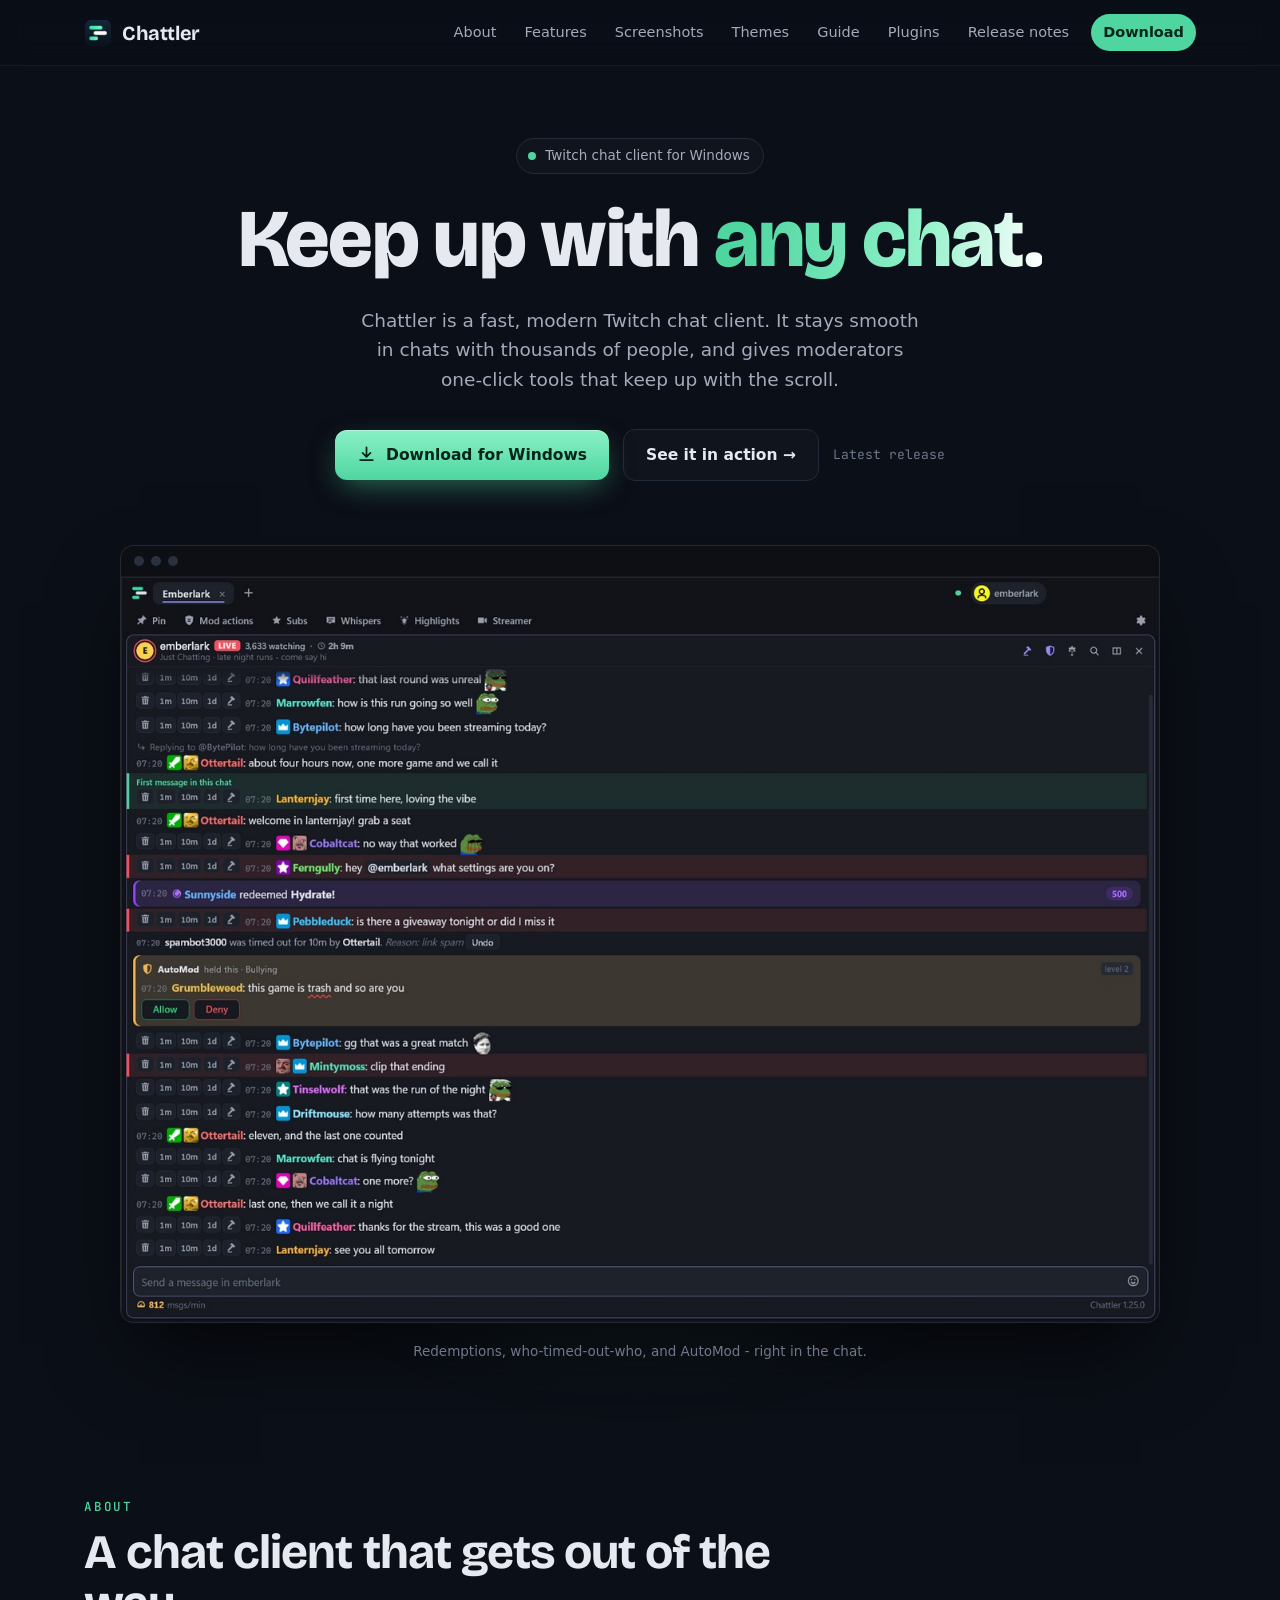
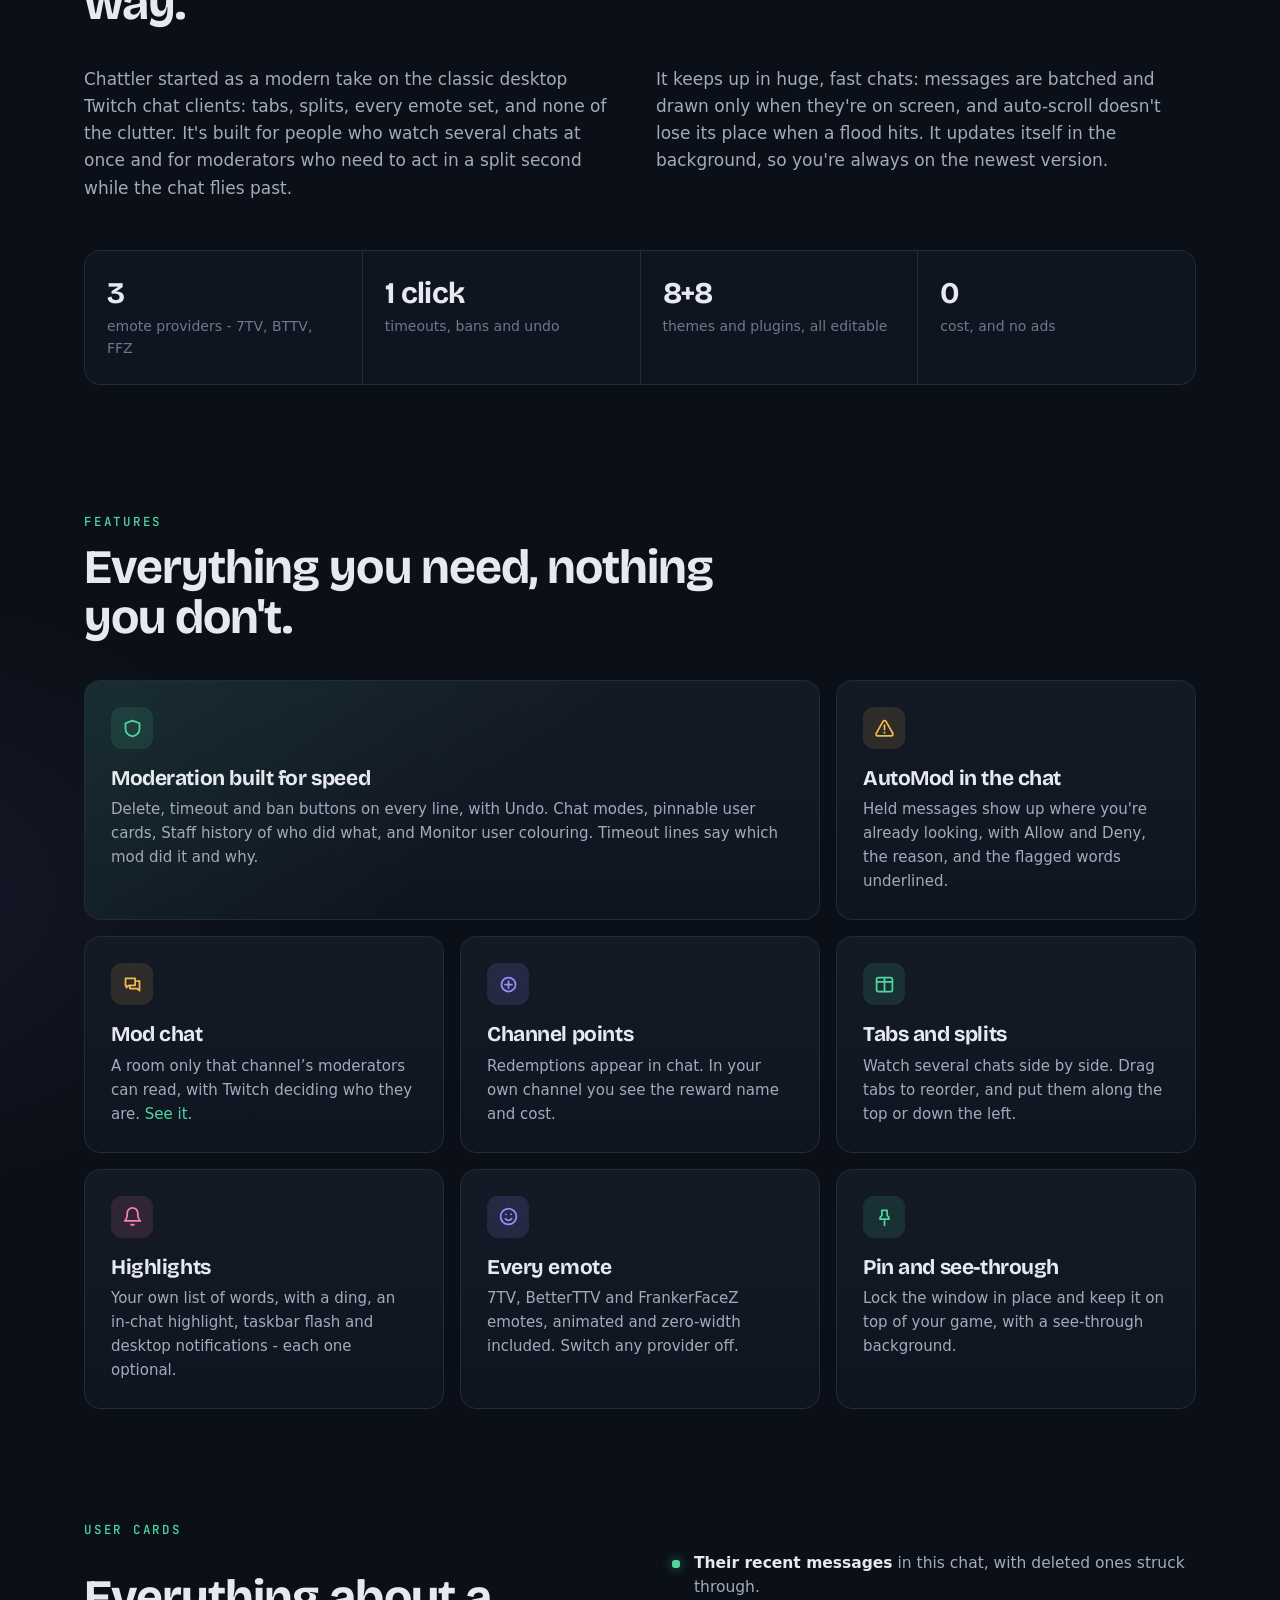
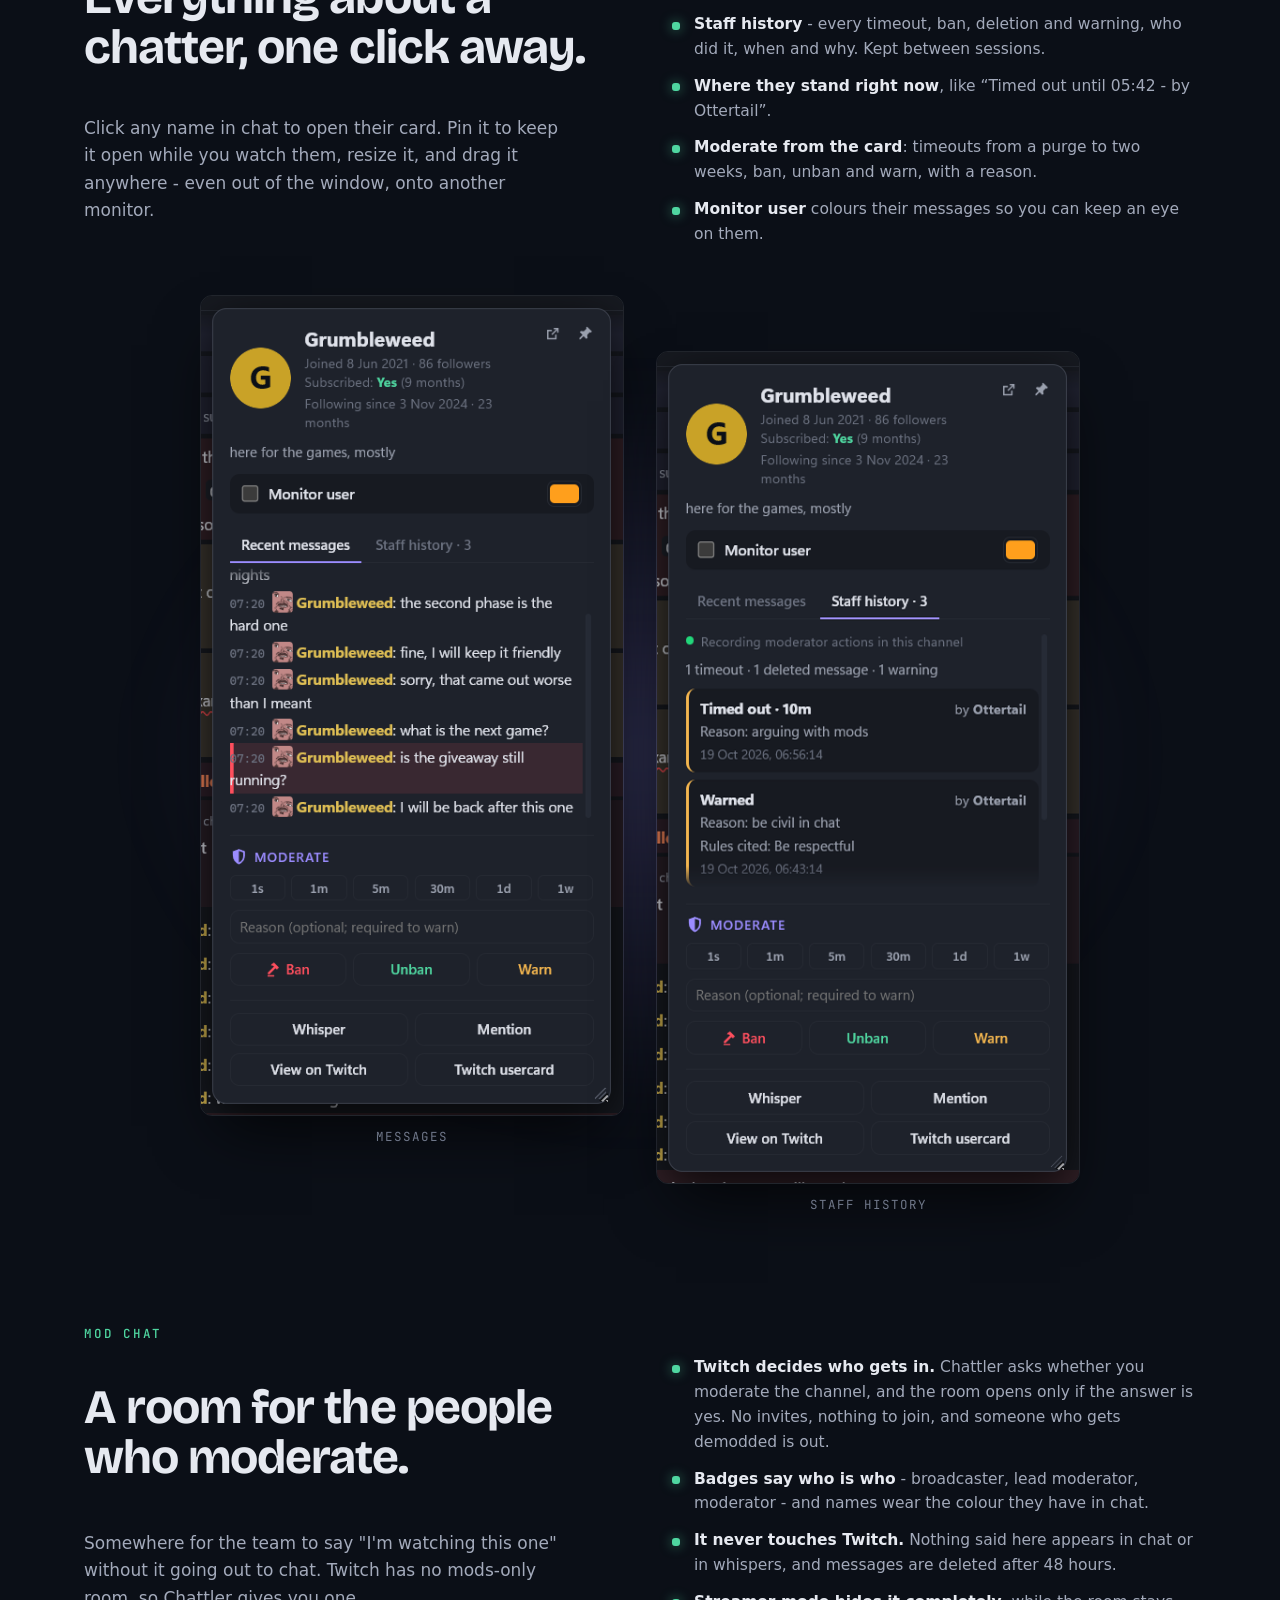
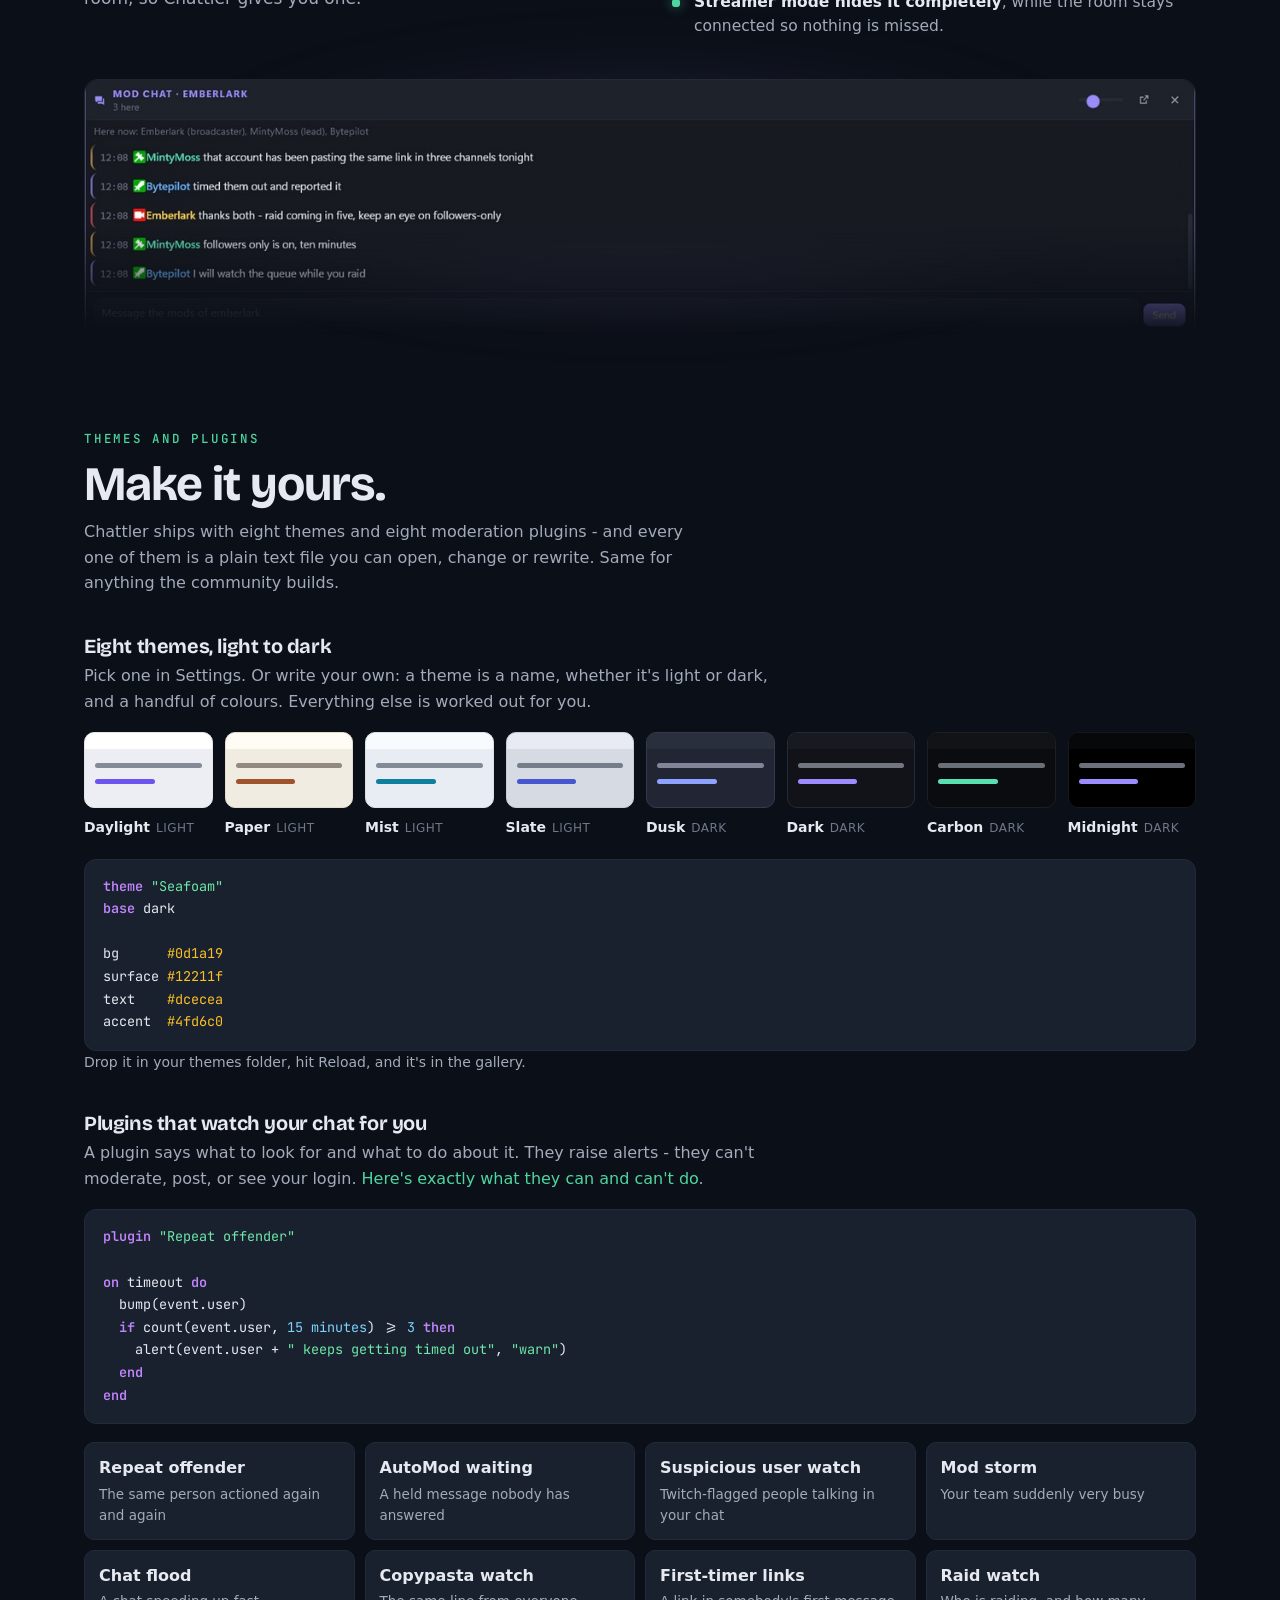
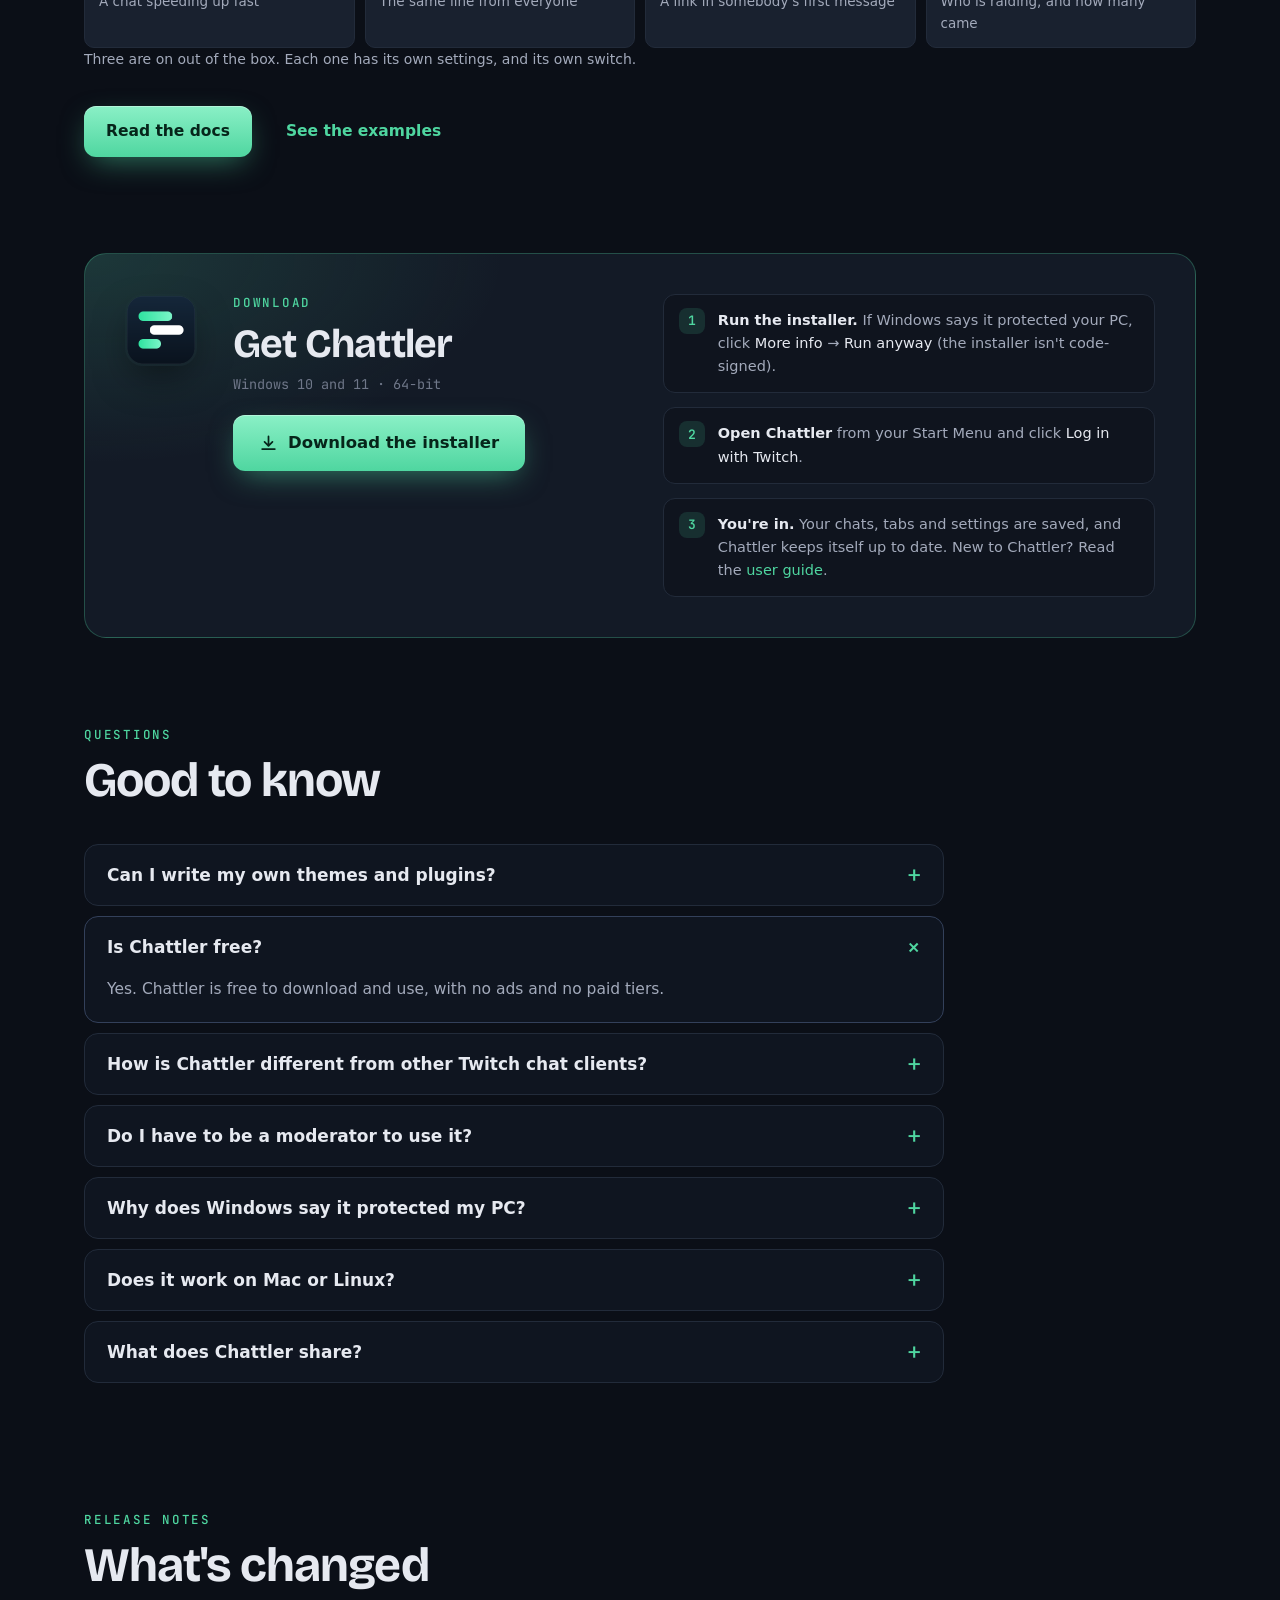
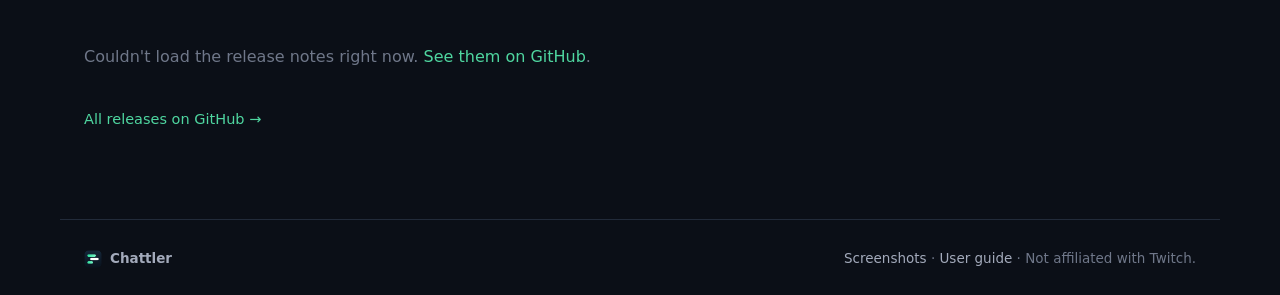
<file: docs/index.html>
<!doctype html>
<html lang="en">
<head>
<meta charset="utf-8">
<meta name="viewport" content="width=device-width, initial-scale=1">
<title>Chattler, a Fast Twitch Chat Client for Windows Built for Moderators</title>
<meta name="description" content="Chattler is a free Twitch chat client for Windows: tabs and splits, 7TV, BTTV and FFZ emotes, and one-click moderation with AutoMod, staff history and user cards.">
<link rel="canonical" href="https://chattler.net/">
<meta name="theme-color" content="#0b0f17">
<meta property="og:type" content="website">
<meta property="og:site_name" content="Chattler">
<meta property="og:url" content="https://chattler.net/">
<meta property="og:title" content="Chattler, keep up with any Twitch chat">
<meta property="og:description" content="A fast, free Twitch chat client for Windows, built for busy chats and the mods who keep them clean.">
<meta property="og:image" content="https://chattler.net/assets/og.png?v=2026-09-30">
<meta property="og:image:width" content="1200">
<meta property="og:image:height" content="630">
<meta property="og:image:alt" content="Chattler: Keep up with any chat. A Twitch chat client for Windows, shown with moderation buttons, a channel point redemption and an AutoMod held message.">
<meta name="twitter:card" content="summary_large_image">
<meta name="twitter:title" content="Chattler, keep up with any Twitch chat">
<meta name="twitter:description" content="A fast, free Twitch chat client for Windows, built for busy chats and the mods who keep them clean.">
<meta name="twitter:image" content="https://chattler.net/assets/og.png?v=2026-09-30">
<link rel="icon" href="assets/icon.png?v=2026-09-30">
<link rel="apple-touch-icon" href="assets/icon.png?v=2026-09-30">
<!-- seo:start -->
<script type="application/ld+json">
{
  "@context": "https://schema.org",
  "@type": "WebSite",
  "name": "Chattler",
  "url": "https://chattler.net/",
  "description": "Chattler, a fast, free Twitch chat client for Windows.",
  "inLanguage": "en"
}
</script>
<script type="application/ld+json">
{
  "@context": "https://schema.org",
  "@type": "SoftwareApplication",
  "name": "Chattler",
  "url": "https://chattler.net/",
  "description": "A fast, free Twitch chat client for Windows with tabs and splits, 7TV, BetterTTV and FrankerFaceZ emotes, and one-click moderation tools including AutoMod, staff history and user cards.",
  "applicationCategory": "CommunicationApplication",
  "operatingSystem": "Windows 10, Windows 11",
  "softwareVersion": "1.26.0",
  "releaseNotes": "https://chattler.net/#releases",
  "downloadUrl": "https://chattler.net/#download",
  "installUrl": "https://chattler.net/#download",
  "image": "https://chattler.net/assets/og.png",
  "screenshot": [
    "https://chattler.net/assets/screenshot.jpg",
    "https://chattler.net/assets/card-messages.png",
    "https://chattler.net/assets/card-staff.png"
  ],
  "featureList": [
    "Tabs and resizable splits",
    "7TV, BetterTTV and FrankerFaceZ emotes",
    "Highlights with sound, taskbar flash and desktop notifications",
    "One-click delete, timeout and ban with Undo",
    "AutoMod held messages in chat with Allow and Deny",
    "Timeout lines that name the moderator",
    "Staff history and Monitor user",
    "Pinnable, moveable and resizable user cards",
    "Channel point redemptions in chat",
    "Background transparency and pin-on-top window",
    "Automatic updates"
  ],
  "offers": {
    "@type": "Offer",
    "price": "0",
    "priceCurrency": "USD"
  }
}
</script>
<script type="application/ld+json">
{
  "@context": "https://schema.org",
  "@type": "FAQPage",
  "mainEntity": [
    {
      "@type": "Question",
      "name": "Can I write my own themes and plugins?",
      "acceptedAnswer": {
        "@type": "Answer",
        "text": "Yes. Both are plain text files you drop in a folder - the eight themes and eight plugins Chattler ships with are exactly the same kind of file. Plugins are written in Chattscript, a small language made for this, and they can raise alerts, play chimes and count things. They cannot moderate, post messages, read your Twitch login, reach the internet or touch your files. The docs cover all of it."
      }
    },
    {
      "@type": "Question",
      "name": "Is Chattler free?",
      "acceptedAnswer": {
        "@type": "Answer",
        "text": "Yes. Chattler is free to download and use, with no ads and no paid tiers."
      }
    },
    {
      "@type": "Question",
      "name": "How is Chattler different from other Twitch chat clients?",
      "acceptedAnswer": {
        "@type": "Answer",
        "text": "Chattler has everything you expect from a desktop Twitch chat client - tabs, splits and 7TV, BetterTTV and FrankerFaceZ emotes - plus a modern design and moderation tools built for fast chats: AutoMod held messages right in the chat, timeout lines that name the moderator, a per-user staff history, and pinnable, resizable user cards."
      }
    },
    {
      "@type": "Question",
      "name": "Do I have to be a moderator to use it?",
      "acceptedAnswer": {
        "@type": "Answer",
        "text": "No. Anyone can use Chattler to read and chat. Moderation tools only appear in channels where you're a moderator or the broadcaster."
      }
    },
    {
      "@type": "Question",
      "name": "Why does Windows say it protected my PC?",
      "acceptedAnswer": {
        "@type": "Answer",
        "text": "The installer isn't code-signed yet, so Windows SmartScreen shows a warning for new downloads. Click More info → Run anyway. Chattler installs just for your Windows account and doesn't need admin rights."
      }
    },
    {
      "@type": "Question",
      "name": "Does it work on Mac or Linux?",
      "acceptedAnswer": {
        "@type": "Answer",
        "text": "Not yet. Chattler is for Windows 10 and 11."
      }
    },
    {
      "@type": "Question",
      "name": "What does Chattler share?",
      "acceptedAnswer": {
        "@type": "Answer",
        "text": "Your Twitch login stays encrypted on your PC. Chattler only records your Twitch username, the app version and when you last used it, for usage statistics. Your messages are never shared. If you moderate a channel, the moderation actions you see (bans, timeouts, warnings and so on) are shared with that channel's other moderators for their Staff history. See Privacy in the user guide."
      }
    }
  ]
}
</script>
<!-- seo:end -->
<link rel="preconnect" href="https://fonts.googleapis.com">
<link rel="preconnect" href="https://fonts.gstatic.com" crossorigin>
<link href="https://fonts.googleapis.com/css2?family=Bricolage+Grotesque:opsz,wght@12..96,500;12..96,700;12..96,800&family=JetBrains+Mono:wght@400;500&display=swap" rel="stylesheet">
<link rel="stylesheet" href="style.css">
</head>
<body>

<header class="nav">
  <a class="brand" href="#top"><img src="assets/icon.png?v=2026-09-30" alt="" width="28" height="28"><span>Chattler</span></a>
  <nav>
    <a href="#about">About</a>
    <a href="#features">Features</a>
    <a href="screenshots/">Screenshots</a>
    <a href="#make-it-yours">Themes</a>
    <a href="https://docs.chattler.net/guide">Guide</a>
    <a href="https://docs.chattler.net/">Plugins</a>
    <a href="#releases">Release notes</a>
    <a class="nav-cta" href="#download">Download</a>
  </nav>
</header>

<main id="top">

  <section class="hero">
    <div class="hero-copy">
      <p class="eyebrow"><span class="pulse"></span> Twitch chat client for Windows</p>
      <h1>Keep up with <em>any chat.</em></h1>
      <p class="lede">Chattler is a fast, modern Twitch chat client. It stays smooth in chats with thousands of people, and gives moderators one-click tools that keep up with the scroll.</p>
      <div class="hero-actions">
        <a class="btn primary" href="#download" data-dl>
          <svg viewBox="0 0 24 24" aria-hidden="true"><path d="M12 3v12m0 0-5-5m5 5 5-5M4 19h16"/></svg>
          Download for Windows
        </a>
        <a class="btn ghost-link" href="screenshots/">See it in action →</a>
        <span class="version-pill" data-version>Latest release</span>
      </div>
    </div>
    <figure class="hero-shot">
      <div class="window">
        <div class="window-bar"><i></i><i></i><i></i></div>
        <img src="assets/screenshot.jpg?v=2026-10-18" alt="Chattler showing a live channel header, a reply, a first-time chatter, a channel point redemption, a timeout naming the moderator and the reason, and an AutoMod held message with Allow and Deny buttons." width="1300" height="932">
      </div>
      <figcaption>Redemptions, who-timed-out-who, and AutoMod - right in the chat.</figcaption>
    </figure>
  </section>

  <section id="about" class="about">
    <div class="section-head">
      <p class="kicker">About</p>
      <h2>A chat client that gets out of the way.</h2>
    </div>
    <div class="about-grid">
      <p>Chattler started as a modern take on the classic desktop Twitch chat clients: tabs, splits, every emote set, and none of the clutter. It's built for people who watch several chats at once and for moderators who need to act in a split second while the chat flies past.</p>
      <p>It keeps up in huge, fast chats: messages are batched and drawn only when they're on screen, and auto-scroll doesn't lose its place when a flood hits. It updates itself in the background, so you're always on the newest version.</p>
    </div>
    <div class="stats">
      <div><b>3</b><span>emote providers - 7TV, BTTV, FFZ</span></div>
      <div><b>1 click</b><span>timeouts, bans and undo</span></div>
      <div><b>8+8</b><span>themes and plugins, all editable</span></div>
      <div><b>0</b><span>cost, and no ads</span></div>
    </div>
  </section>

  <section id="features" class="features">
    <div class="section-head">
      <p class="kicker">Features</p>
      <h2>Everything you need, nothing you don't.</h2>
    </div>
    <div class="feature-grid">
      <article class="card wide">
        <div class="icon"><svg viewBox="0 0 24 24"><path d="M12 3 4 6v6c0 5 3.5 8 8 9 4.5-1 8-4 8-9V6l-8-3Z"/></svg></div>
        <h3>Moderation built for speed</h3>
        <p>Delete, timeout and ban buttons on every line, with Undo. Chat modes, pinnable user cards, Staff history of who did what, and Monitor user colouring. Timeout lines say which mod did it and why.</p>
      </article>
      <article class="card">
        <div class="icon amber"><svg viewBox="0 0 24 24"><path d="M12 8v5m0 3.5v.5M10.3 3.9 2.6 17.5A2 2 0 0 0 4.3 20.5h15.4a2 2 0 0 0 1.7-3L13.7 3.9a2 2 0 0 0-3.4 0Z"/></svg></div>
        <h3>AutoMod in the chat</h3>
        <p>Held messages show up where you're already looking, with Allow and Deny, the reason, and the flagged words underlined.</p>
      </article>
      <article class="card">
        <div class="icon amber"><svg viewBox="0 0 24 24"><path d="M4 5h11v8H8l-3 2.6V13H4Zm13 3h3v11l-3-2.4H9V14"/></svg></div>
        <h3>Mod chat</h3>
        <p>A room only that channel’s moderators can read, with Twitch deciding who they are. <a href="#modchat">See it</a>.</p>
      </article>
      <article class="card">
        <div class="icon violet"><svg viewBox="0 0 24 24"><circle cx="12" cy="12" r="8"/><path d="M12 8v8M8 12h8"/></svg></div>
        <h3>Channel points</h3>
        <p>Redemptions appear in chat. In your own channel you see the reward name and cost.</p>
      </article>
      <article class="card">
        <div class="icon"><svg viewBox="0 0 24 24"><rect x="3" y="4" width="18" height="16" rx="2"/><path d="M12 4v16M3 9h18"/></svg></div>
        <h3>Tabs and splits</h3>
        <p>Watch several chats side by side. Drag tabs to reorder, and put them along the top or down the left.</p>
      </article>
      <article class="card">
        <div class="icon pink"><svg viewBox="0 0 24 24"><path d="M18 8a6 6 0 1 0-12 0c0 7-3 9-3 9h18s-3-2-3-9M13.7 21a2 2 0 0 1-3.4 0"/></svg></div>
        <h3>Highlights</h3>
        <p>Your own list of words, with a ding, an in-chat highlight, taskbar flash and desktop notifications - each one optional.</p>
      </article>
      <article class="card">
        <div class="icon violet"><svg viewBox="0 0 24 24"><circle cx="12" cy="12" r="9"/><path d="M8.5 14.5s1.3 1.8 3.5 1.8 3.5-1.8 3.5-1.8M9 9.5h.01M15 9.5h.01"/></svg></div>
        <h3>Every emote</h3>
        <p>7TV, BetterTTV and FrankerFaceZ emotes, animated and zero-width included. Switch any provider off.</p>
      </article>
      <article class="card">
        <div class="icon"><svg viewBox="0 0 24 24"><path d="M12 17v5M9 10.8V5h6v5.8l2 2.2v2H7v-2l2-2.2Z"/></svg></div>
        <h3>Pin and see-through</h3>
        <p>Lock the window in place and keep it on top of your game, with a see-through background.</p>
      </article>
    </div>
  </section>

  <section id="usercards" class="usercards">
    <div class="uc-copy">
      <p class="kicker">User cards</p>
      <h2>Everything about a chatter, one click away.</h2>
      <p class="uc-lede">Click any name in chat to open their card. Pin it to keep it open while you watch them, resize it, and drag it anywhere - even out of the window, onto another monitor.</p>
      <ul class="uc-points">
        <li><b>Their recent messages</b> in this chat, with deleted ones struck through.</li>
        <li><b>Staff history</b> - every timeout, ban, deletion and warning, who did it, when and why. Kept between sessions.</li>
        <li><b>Where they stand right now</b>, like “Timed out until 05:42 - by Ottertail”.</li>
        <li><b>Moderate from the card</b>: timeouts from a purge to two weeks, ban, unban and warn, with a reason.</li>
        <li><b>Monitor user</b> colours their messages so you can keep an eye on them.</li>
      </ul>
    </div>
    <div class="uc-shots">
      <figure>
        <img src="assets/card-messages.png?v=2026-10-18" alt="A user card for Grumbleweed on the Recent messages tab: whether they are subscribed and for how long, how long they have followed, their last messages, and the moderation buttons below." width="450" height="874" loading="lazy">
        <figcaption>Messages</figcaption>
      </figure>
      <figure>
        <img src="assets/card-staff.png?v=2026-10-18" alt="The same user card on the Staff history tab: currently timed out, then every past timeout, ban, deleted message and warning with the moderator, reason and date." width="450" height="887" loading="lazy">
        <figcaption>Staff history</figcaption>
      </figure>
    </div>
  </section>


  <section id="modchat" class="modchat">
    <div class="mc-copy">
      <p class="kicker">Mod chat</p>
      <h2>A room for the people who moderate.</h2>
      <p class="mc-lede">Somewhere for the team to say "I'm watching this one" without it going out to chat. Twitch has no mods-only room, so Chattler gives you one.</p>
      <ul class="uc-points">
        <li><b>Twitch decides who gets in.</b> Chattler asks whether you moderate the channel, and the room opens only if the answer is yes. No invites, nothing to join, and someone who gets demodded is out.</li>
        <li><b>Badges say who is who</b> - broadcaster, lead moderator, moderator - and names wear the colour they have in chat.</li>
        <li><b>It never touches Twitch.</b> Nothing said here appears in chat or in whispers, and messages are deleted after 48 hours.</li>
        <li><b>Streamer mode hides it completely</b>, while the room stays connected so nothing is missed.</li>
      </ul>
    </div>
    <figure class="mc-shot">
      <img src="assets/modchat.jpg?v=2026-10-18" alt="Chattler's Mod chat panel: the broadcaster, a lead moderator and a moderator talking about a spammer and an incoming raid, each with their Twitch badge." width="1300" height="297" loading="lazy">
    </figure>
  </section>

  <section id="make-it-yours" class="make">
    <div class="section-head">
      <p class="kicker">Themes and plugins</p>
      <h2>Make it yours.</h2>
      <p class="make-lede">Chattler ships with eight themes and eight moderation plugins - and every one of them is a plain text file you can open, change or rewrite. Same for anything the community builds.</p>
    </div>

    <div class="make-block">
      <h3>Eight themes, light to dark</h3>
      <p>Pick one in Settings. Or write your own: a theme is a name, whether it's light or dark, and a handful of colours. Everything else is worked out for you.</p>
      <div class="swatches">
        <figure class="swatch" style="--s-bg:#eceef3;--s-surface:#ffffff;--s-line:#e1e4ea;--s-text:#5b6170;--s-accent:#6a55f0">
          <span class="sw-window" aria-hidden="true"><span class="sw-bar"></span><span class="sw-line"></span><span class="sw-line short"></span></span>
          <figcaption>Daylight<span>light</span></figcaption>
        </figure>
        <figure class="swatch" style="--s-bg:#f1ece1;--s-surface:#fffcf5;--s-line:#e3dccd;--s-text:#6a6154;--s-accent:#a0522d">
          <span class="sw-window" aria-hidden="true"><span class="sw-bar"></span><span class="sw-line"></span><span class="sw-line short"></span></span>
          <figcaption>Paper<span>light</span></figcaption>
        </figure>
        <figure class="swatch" style="--s-bg:#e7edf2;--s-surface:#f8fbfd;--s-line:#d8e1e9;--s-text:#56636f;--s-accent:#0f7f9e">
          <span class="sw-window" aria-hidden="true"><span class="sw-bar"></span><span class="sw-line"></span><span class="sw-line short"></span></span>
          <figcaption>Mist<span>light</span></figcaption>
        </figure>
        <figure class="swatch" style="--s-bg:#d6dbe3;--s-surface:#e8ecf2;--s-line:#c6cdd8;--s-text:#4d5665;--s-accent:#4657cf">
          <span class="sw-window" aria-hidden="true"><span class="sw-bar"></span><span class="sw-line"></span><span class="sw-line short"></span></span>
          <figcaption>Slate<span>light</span></figcaption>
        </figure>
        <figure class="swatch" style="--s-bg:#222634;--s-surface:#2a2f3e;--s-line:#343a4a;--s-text:#a8afc2;--s-accent:#8ea2ff">
          <span class="sw-window" aria-hidden="true"><span class="sw-bar"></span><span class="sw-line"></span><span class="sw-line short"></span></span>
          <figcaption>Dusk<span>dark</span></figcaption>
        </figure>
        <figure class="swatch" style="--s-bg:#111318;--s-surface:#171a21;--s-line:#262a33;--s-text:#9aa0ae;--s-accent:#9b8cff">
          <span class="sw-window" aria-hidden="true"><span class="sw-bar"></span><span class="sw-line"></span><span class="sw-line short"></span></span>
          <figcaption>Dark<span>dark</span></figcaption>
        </figure>
        <figure class="swatch" style="--s-bg:#0b0c0f;--s-surface:#111317;--s-line:#1b1e24;--s-text:#939aa6;--s-accent:#57e0b0">
          <span class="sw-window" aria-hidden="true"><span class="sw-bar"></span><span class="sw-line"></span><span class="sw-line short"></span></span>
          <figcaption>Carbon<span>dark</span></figcaption>
        </figure>
        <figure class="swatch" style="--s-bg:#000000;--s-surface:#07080a;--s-line:#16181e;--s-text:#9aa0ae;--s-accent:#9b8cff">
          <span class="sw-window" aria-hidden="true"><span class="sw-bar"></span><span class="sw-line"></span><span class="sw-line short"></span></span>
          <figcaption>Midnight<span>dark</span></figcaption>
        </figure>
      </div>
      <pre class="code"><code><span class="c-kw">theme</span> <span class="c-str">"Seafoam"</span>
<span class="c-kw">base</span> dark

bg      <span class="c-col">#0d1a19</span>
surface <span class="c-col">#12211f</span>
text    <span class="c-col">#dcecea</span>
accent  <span class="c-col">#4fd6c0</span></code></pre>
      <p class="make-note">Drop it in your themes folder, hit Reload, and it's in the gallery.</p>
    </div>

    <div class="make-block">
      <h3>Plugins that watch your chat for you</h3>
      <p>A plugin says what to look for and what to do about it. They raise alerts - they can't moderate, post, or see your login. <a href="https://docs.chattler.net/limits">Here's exactly what they can and can't do</a>.</p>
      <pre class="code"><code><span class="c-kw">plugin</span> <span class="c-str">"Repeat offender"</span>

<span class="c-kw">on</span> timeout <span class="c-kw">do</span>
  bump(event.user)
  <span class="c-kw">if</span> count(event.user, <span class="c-num">15 minutes</span>) >= <span class="c-num">3</span> <span class="c-kw">then</span>
    alert(event.user + <span class="c-str">" keeps getting timed out"</span>, <span class="c-str">"warn"</span>)
  <span class="c-kw">end</span>
<span class="c-kw">end</span></code></pre>
      <div class="plug-grid">
        <div class="plug"><b>Repeat offender</b><span>The same person actioned again and again</span></div>
        <div class="plug"><b>AutoMod waiting</b><span>A held message nobody has answered</span></div>
        <div class="plug"><b>Suspicious user watch</b><span>Twitch-flagged people talking in your chat</span></div>
        <div class="plug"><b>Mod storm</b><span>Your team suddenly very busy</span></div>
        <div class="plug"><b>Chat flood</b><span>A chat speeding up fast</span></div>
        <div class="plug"><b>Copypasta watch</b><span>The same line from everyone</span></div>
        <div class="plug"><b>First-timer links</b><span>A link in somebody's first message</span></div>
        <div class="plug"><b>Raid watch</b><span>Who is raiding, and how many came</span></div>
      </div>
      <p class="make-note">Three are on out of the box. Each one has its own settings, and its own switch.</p>
    </div>

    <div class="make-cta">
      <a class="btn primary" href="https://docs.chattler.net/">Read the docs</a>
      <a class="btn ghost" href="https://docs.chattler.net/examples">See the examples</a>
    </div>
  </section>

  <section id="download" class="download">
    <div class="dl-card">
      <img src="assets/icon.png?v=2026-09-30" alt="" width="72" height="72">
      <div class="dl-main">
        <p class="kicker">Download</p>
        <h2>Get Chattler</h2>
        <p class="dl-meta" data-meta>Windows 10 and 11 · 64-bit</p>
        <a class="btn primary big" href="https://github.com/Teeeroyyy/chattler/releases/latest" data-dl>
          <svg viewBox="0 0 24 24" aria-hidden="true"><path d="M12 3v12m0 0-5-5m5 5 5-5M4 19h16"/></svg>
          <span data-dl-label>Download the installer</span>
        </a>
      </div>
      <ol class="steps">
        <li><b>Run the installer.</b> If Windows says it protected your PC, click <i>More info</i> → <i>Run anyway</i> (the installer isn't code-signed).</li>
        <li><b>Open Chattler</b> from your Start Menu and click <i>Log in with Twitch</i>.</li>
        <li><b>You're in.</b> Your chats, tabs and settings are saved, and Chattler keeps itself up to date. New to Chattler? Read the <a href="https://docs.chattler.net/guide">user guide</a>.</li>
      </ol>
    </div>
  </section>

  <section id="faq" class="faq">
    <div class="section-head">
      <p class="kicker">Questions</p>
      <h2>Good to know</h2>
    </div>
    <div class="faq-list">
      <details>
        <summary>Can I write my own themes and plugins?</summary>
        <p>Yes. Both are plain text files you drop in a folder - the eight themes and eight plugins Chattler ships with are exactly the same kind of file. Plugins are written in Chattscript, a small language made for this, and they can raise alerts, play chimes and count things. They cannot moderate, post messages, read your Twitch login, reach the internet or touch your files. <a href="https://docs.chattler.net/">The docs</a> cover all of it.</p>
      </details>
      <details open>
        <summary>Is Chattler free?</summary>
        <p>Yes. Chattler is free to download and use, with no ads and no paid tiers.</p>
      </details>
      <details>
        <summary>How is Chattler different from other Twitch chat clients?</summary>
        <p>Chattler has everything you expect from a desktop Twitch chat client - tabs, splits and 7TV, BetterTTV and FrankerFaceZ emotes - plus a modern design and moderation tools built for fast chats: AutoMod held messages right in the chat, timeout lines that name the moderator, a per-user staff history, and pinnable, resizable user cards.</p>
      </details>
      <details>
        <summary>Do I have to be a moderator to use it?</summary>
        <p>No. Anyone can use Chattler to read and chat. Moderation tools only appear in channels where you're a moderator or the broadcaster.</p>
      </details>
      <details>
        <summary>Why does Windows say it protected my PC?</summary>
        <p>The installer isn't code-signed yet, so Windows SmartScreen shows a warning for new downloads. Click <i>More info</i> → <i>Run anyway</i>. Chattler installs just for your Windows account and doesn't need admin rights.</p>
      </details>
      <details>
        <summary>Does it work on Mac or Linux?</summary>
        <p>Not yet. Chattler is for Windows 10 and 11.</p>
      </details>
      <details>
        <summary>What does Chattler share?</summary>
        <p>Your Twitch login stays encrypted on your PC. Chattler only records your Twitch username, the app version and when you last used it, for usage statistics. Your messages are never shared. If you moderate a channel, the moderation actions you see (bans, timeouts, warnings and so on) are shared with that channel's other moderators for their Staff history. See <a href="https://docs.chattler.net/guide#privacy">Privacy</a> in the user guide.</p>
      </details>
    </div>
  </section>

  <section id="releases" class="releases">
    <div class="section-head">
      <p class="kicker">Release notes</p>
      <h2>What's changed</h2>
    </div>
    <div class="release-list" data-releases>
      <p class="muted">Loading release notes…</p>
    </div>
    <a class="all-releases" href="https://github.com/Teeeroyyy/chattler/releases">All releases on GitHub →</a>
  </section>

</main>

<footer class="foot">
  <span><img src="assets/icon.png?v=2026-09-30" alt="" width="18" height="18"> Chattler</span>
  <span><a href="screenshots/">Screenshots</a> · <a href="https://docs.chattler.net/guide">User guide</a> · Not affiliated with Twitch.</span>
</footer>

<script src="site.js"></script>
</body>
</html>
</file>
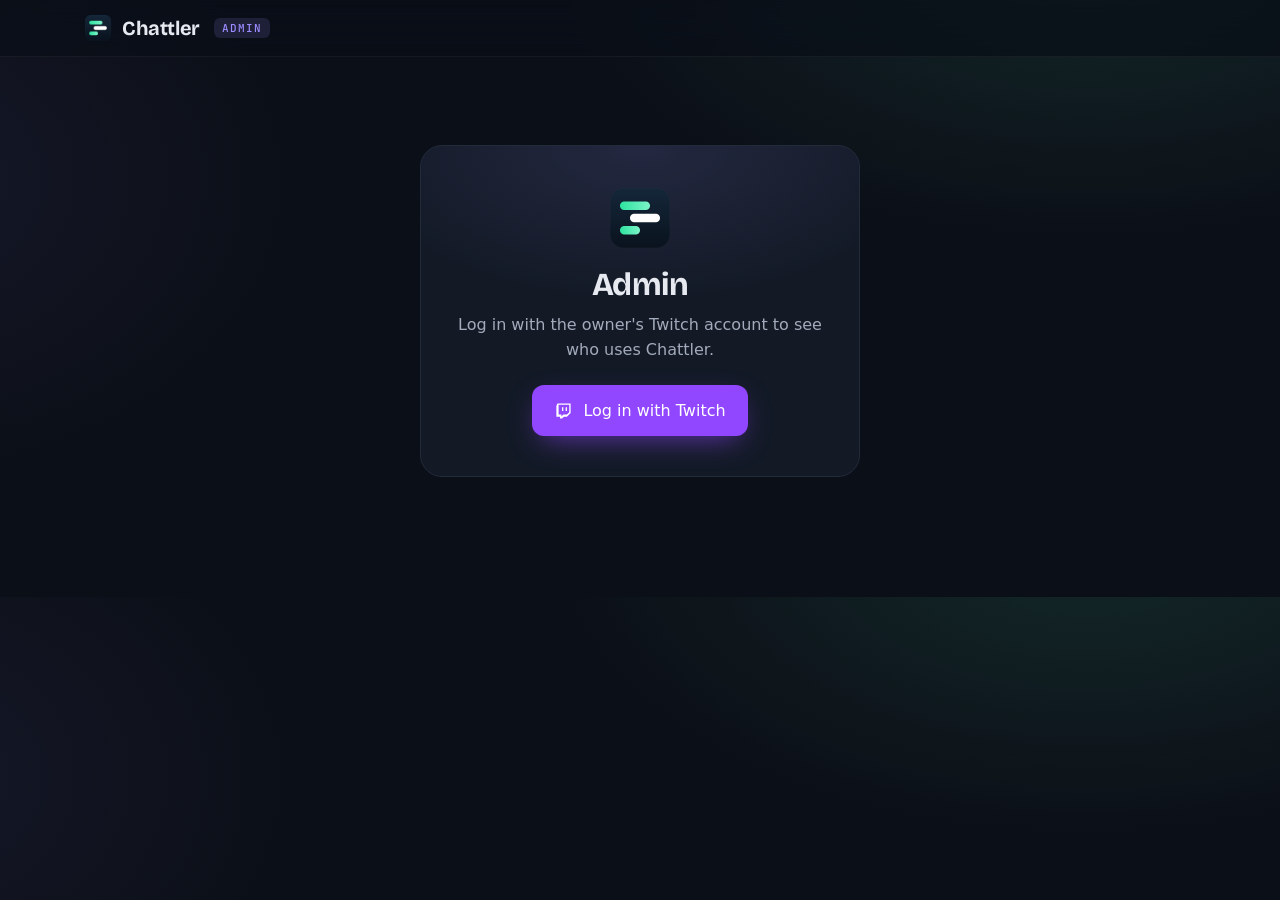
<file: docs/admin/index.html>
<!doctype html>
<html lang="en">
<head>
<meta charset="utf-8">
<meta name="viewport" content="width=device-width, initial-scale=1">
<meta name="robots" content="noindex, nofollow">
<title>Chattler Admin</title>
<link rel="icon" href="../assets/icon.png">
<link rel="preconnect" href="https://fonts.googleapis.com">
<link rel="preconnect" href="https://fonts.gstatic.com" crossorigin>
<link href="https://fonts.googleapis.com/css2?family=Bricolage+Grotesque:opsz,wght@12..96,500;12..96,700;12..96,800&family=JetBrains+Mono:wght@400;500&display=swap" rel="stylesheet">
<link rel="stylesheet" href="../style.css">
<link rel="stylesheet" href="admin.css">
</head>
<body>

<header class="nav">
  <a class="brand" href="../"><img src="../assets/icon.png" alt="" width="28" height="28"><span>Chattler</span><span class="admin-tag">Admin</span></a>
  <nav>
    <span class="who" data-who hidden></span>
    <button class="linkish" type="button" data-logout hidden>Log out</button>
  </nav>
</header>

<main class="admin">

  <!-- Signed out -->
  <section class="panel login" data-view="login" hidden>
    <img src="../assets/icon.png" alt="" width="64" height="64">
    <h1>Admin</h1>
    <p>Log in with the owner's Twitch account to see who uses Chattler.</p>
    <button class="btn twitch" type="button" data-login>
      <svg viewBox="0 0 24 24" aria-hidden="true"><path d="M4.3 3 3 6.4v13.4h4.6V22h2.6l2.4-2.2h3.7L21 15V3H4.3Zm15 11.2-2.9 2.9h-4.6l-2.4 2.4v-2.4H5.8V4.7h13.5v9.5ZM16.4 7.8v4.9h-1.7V7.8h1.7Zm-4.6 0v4.9h-1.7V7.8h1.7Z"/></svg>
      Log in with Twitch
    </button>
    <p class="err" data-login-error hidden></p>
  </section>

  <!-- Waiting for Twitch -->
  <section class="panel login" data-view="device" hidden>
    <h1>Finish on Twitch</h1>
    <p>A Twitch tab has opened - click <b>Authorize</b> there. If Twitch asks for a code, enter:</p>
    <p class="code" data-code></p>
    <div class="row">
      <a class="btn ghost" target="_blank" rel="noopener" data-activate>Open Twitch again</a>
      <button class="btn ghost" type="button" data-cancel>Cancel</button>
    </div>
  </section>

  <!-- Signed in -->
  <section data-view="users" hidden>
    <div class="head">
      <div>
        <p class="kicker">Admin</p>
        <h1>Who uses Chattler</h1>
        <p class="sub">Everyone who has logged into Chattler, newest activity first.</p>
      </div>
      <div class="tools">
        <input type="search" placeholder="Search names" aria-label="Search names" data-search>
        <select aria-label="Filter" data-filter>
          <option value="all">Everyone</option>
          <option value="restricted">Restricted</option>
          <option value="active">Active in the last 7 days</option>
        </select>
        <button class="btn ghost" type="button" data-refresh>Refresh</button>
        <button class="btn ghost" type="button" data-csv>Export CSV</button>
      </div>
    </div>

    <div class="stats-row" data-stats></div>

    <div class="table-wrap">
      <table>
        <thead>
          <tr>
            <th data-sort="login">Twitch name</th>
            <th data-sort="restricted">Status</th>
            <th data-sort="first_seen">First login</th>
            <th data-sort="last_seen" class="sorted">Last opened</th>
            <th data-sort="version">Version</th>
            <th data-sort="sessions" class="num">Opens</th>
            <th class="act"><span class="sr-only">Actions</span></th>
          </tr>
        </thead>
        <tbody data-rows></tbody>
      </table>
      <p class="empty" data-empty hidden></p>
    </div>
  </section>

  <section class="panel login" data-view="error" hidden>
    <h1 data-error-title>Something went wrong</h1>
    <p data-error-text></p>
    <div class="row">
      <button class="btn ghost" type="button" data-retry>Try again</button>
      <button class="btn ghost" type="button" data-switch>Use a different account</button>
    </div>
  </section>

</main>

<script src="admin.js"></script>
</body>
</html>
</file>
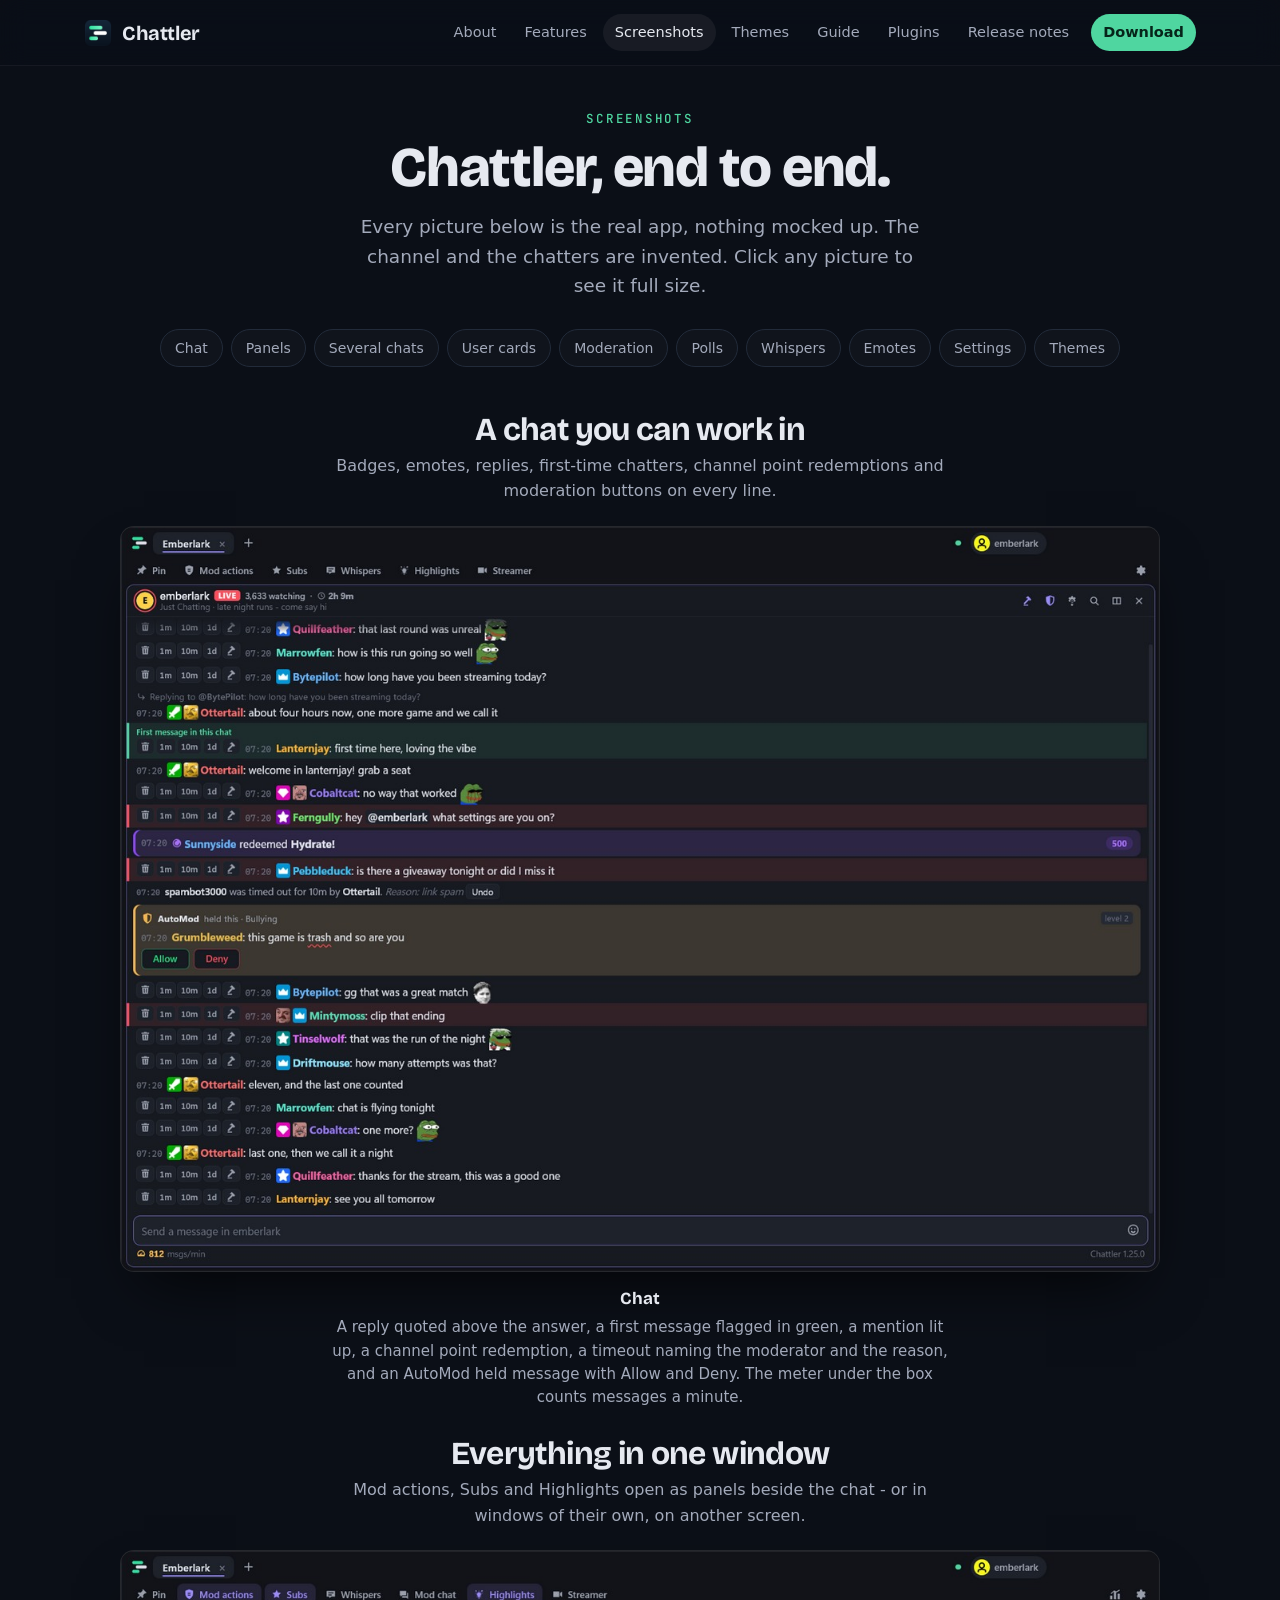
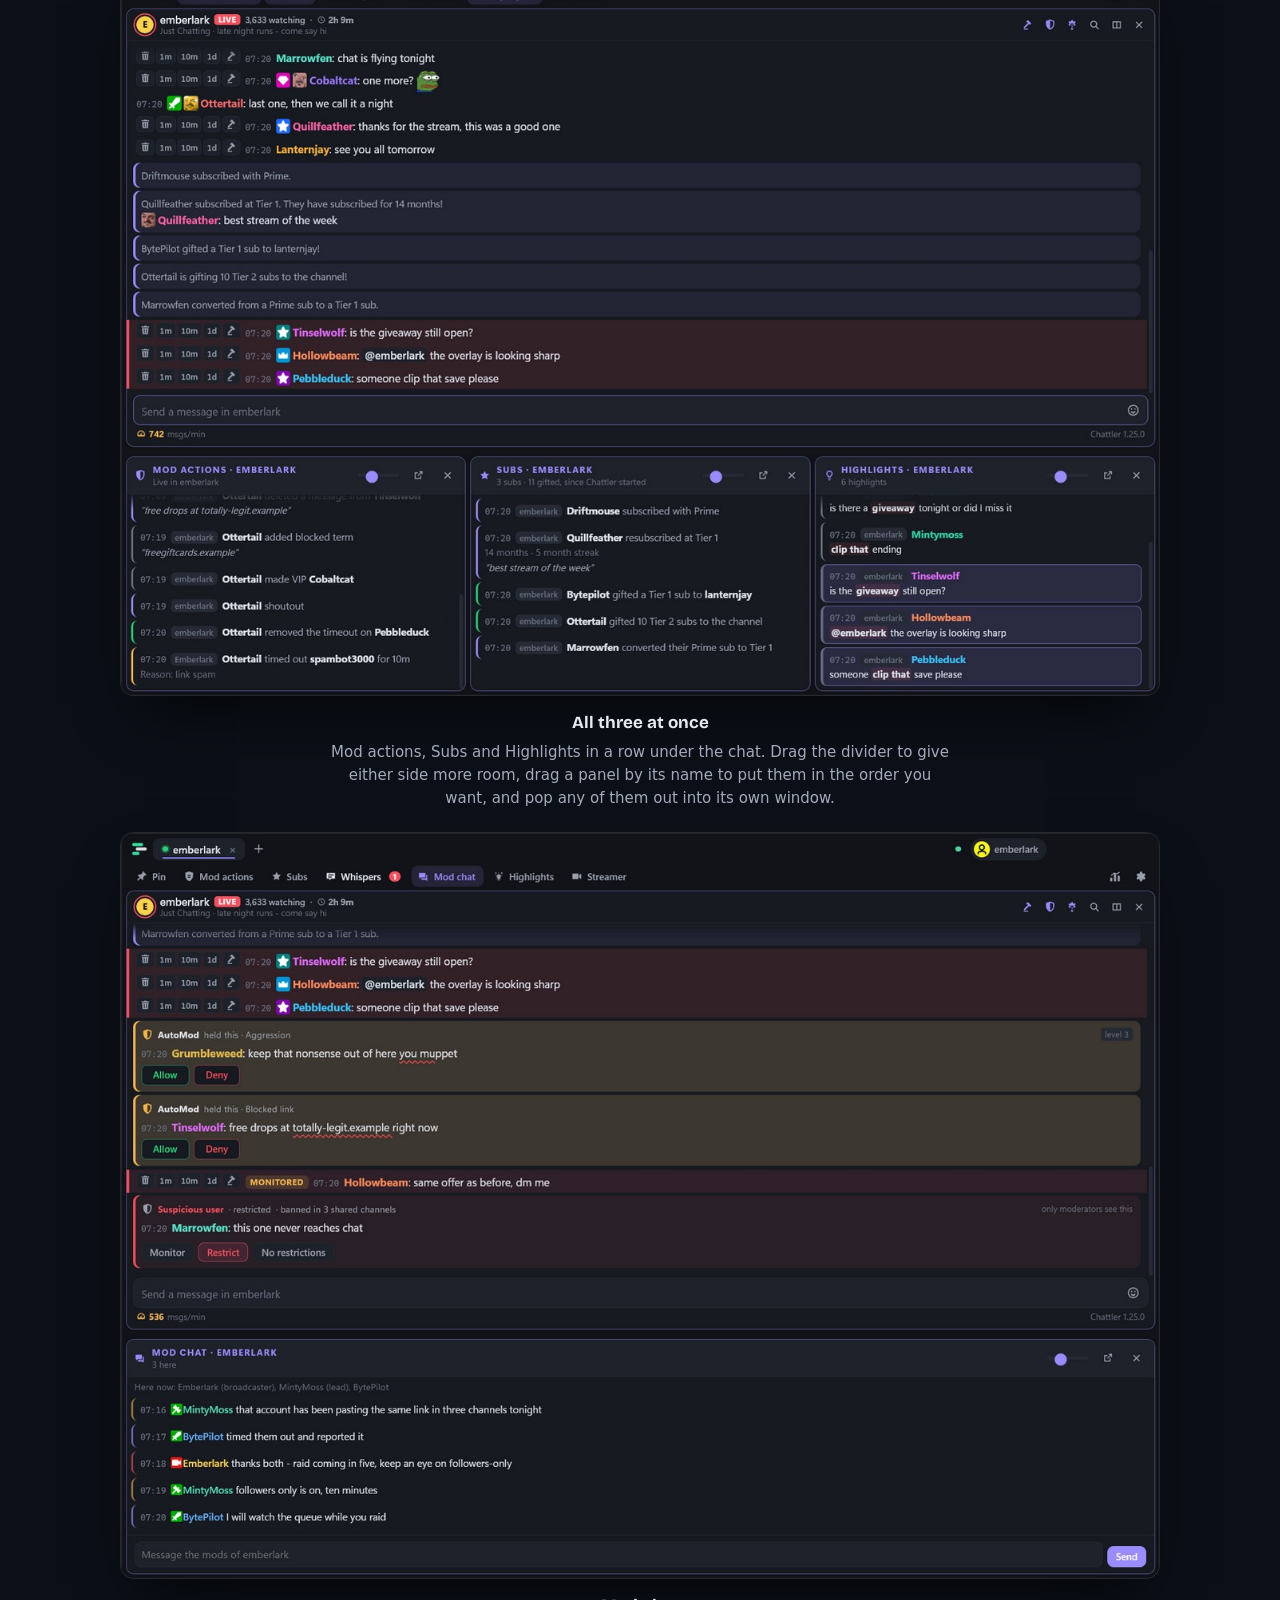
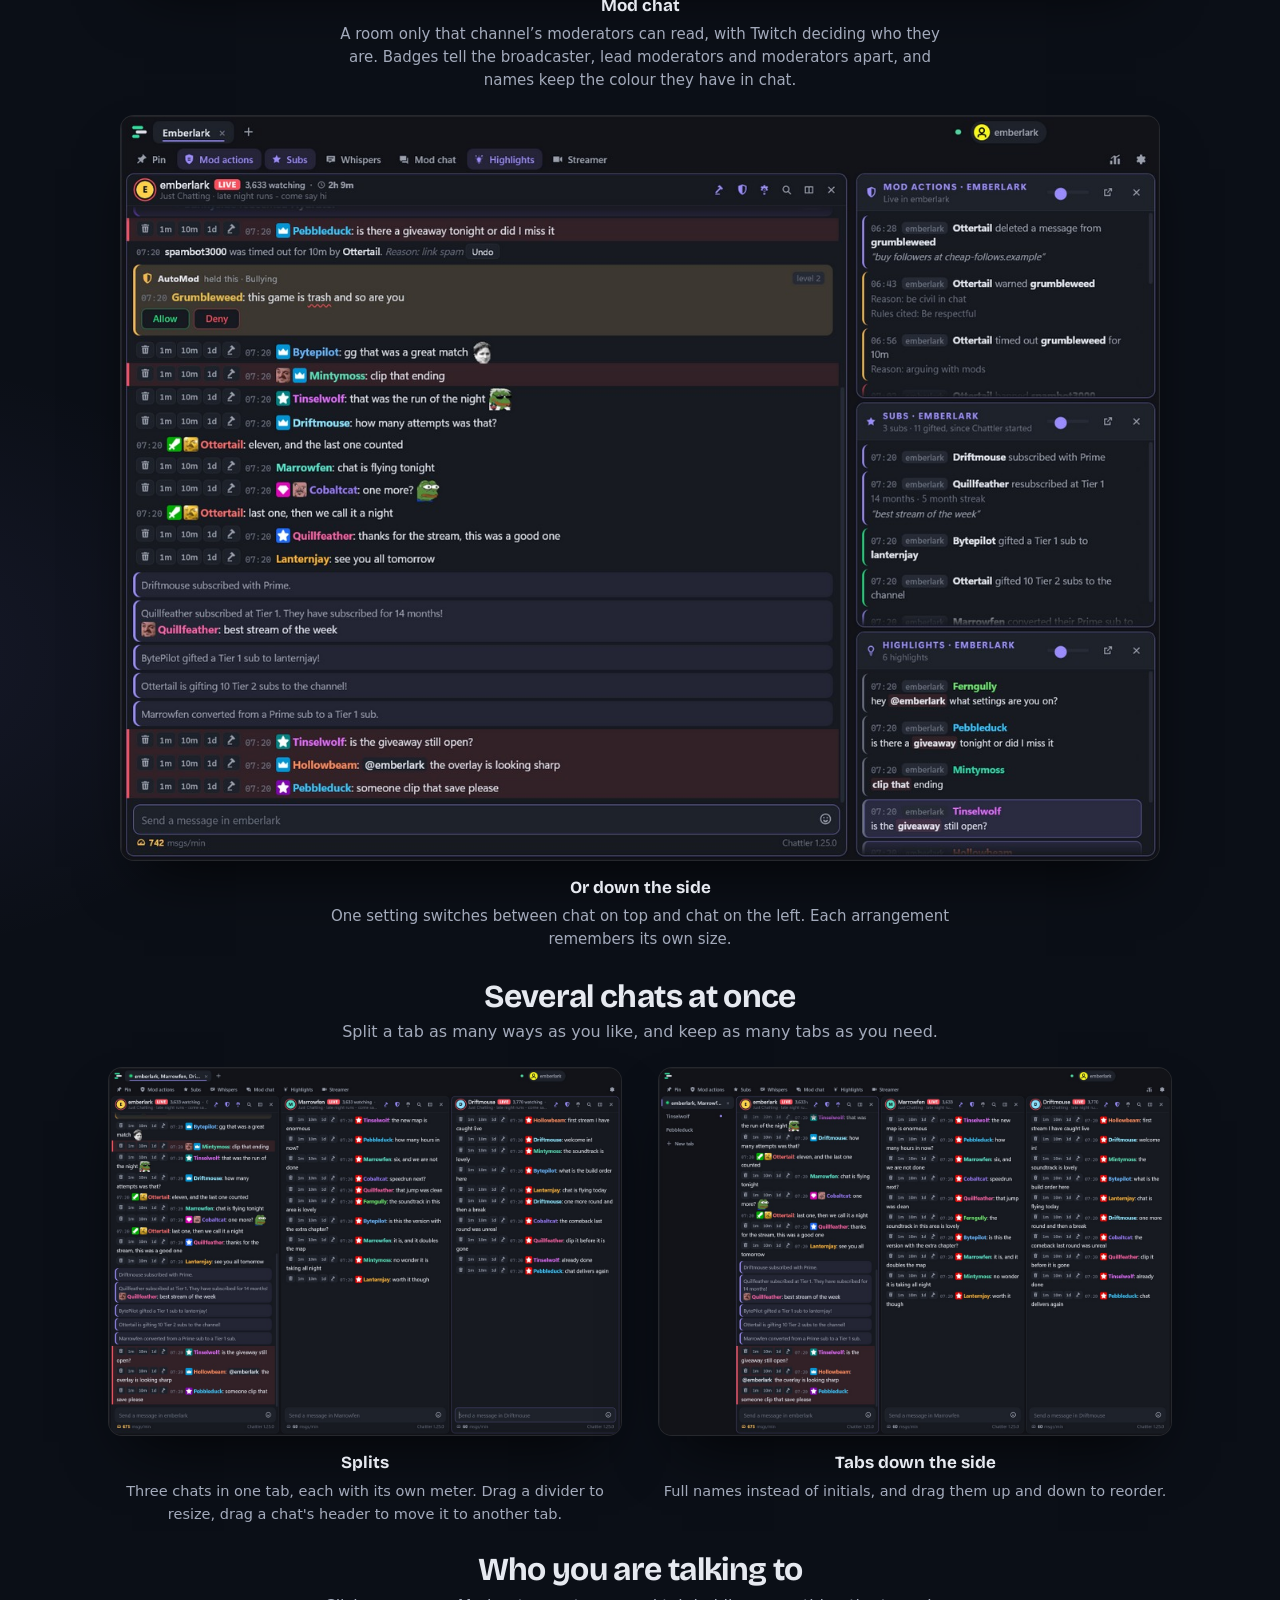
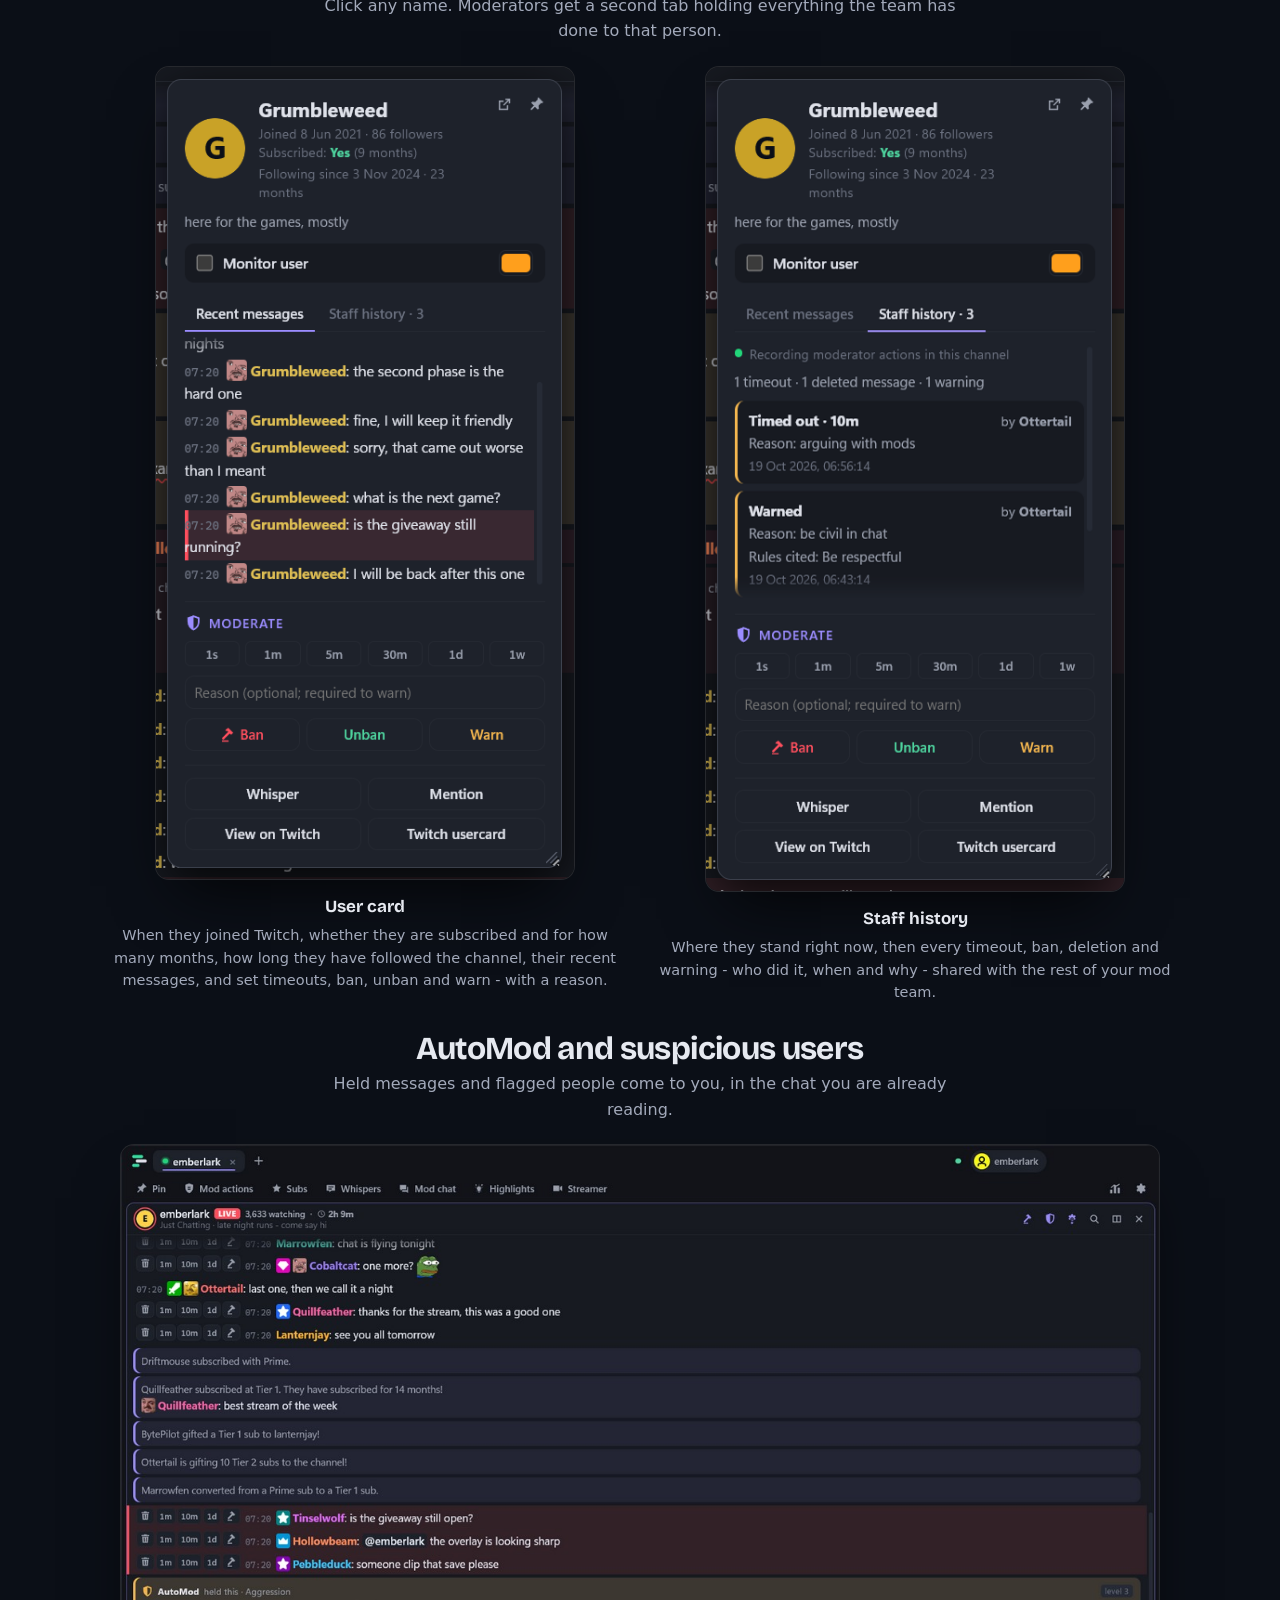
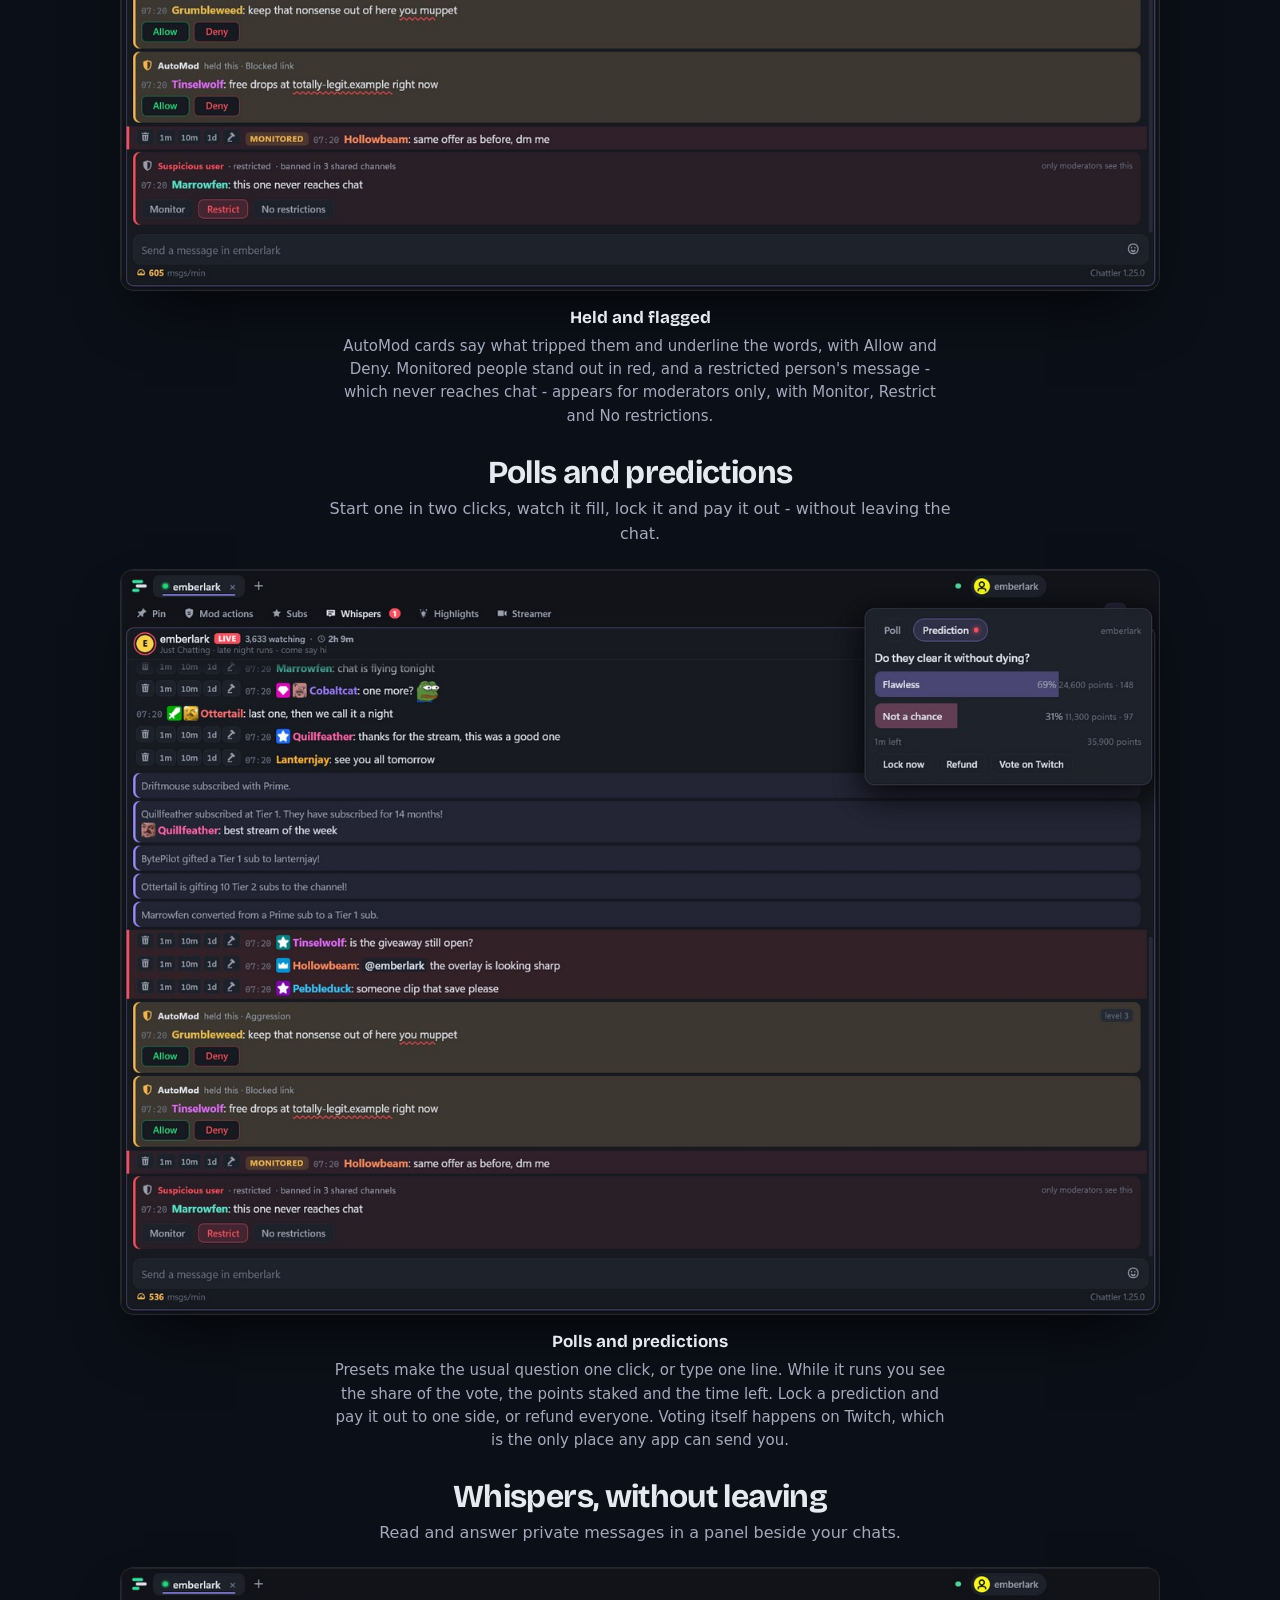
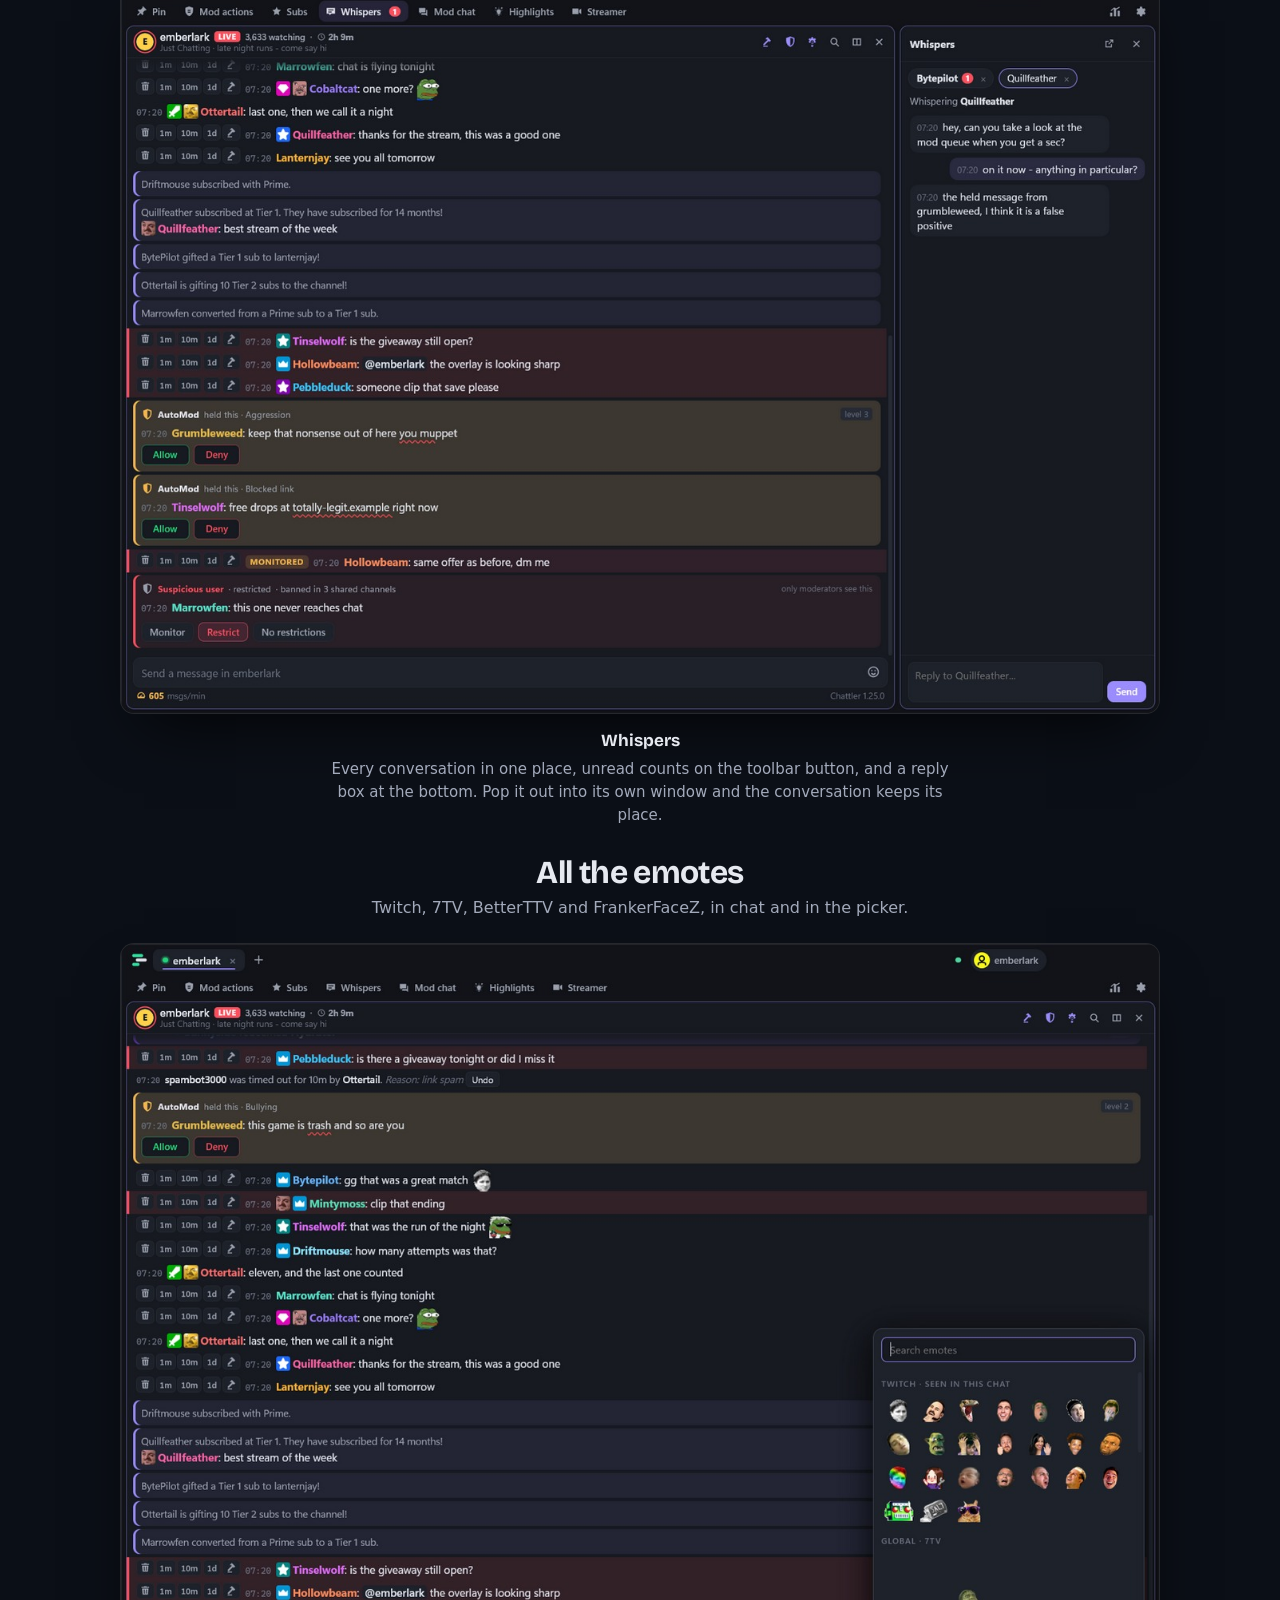
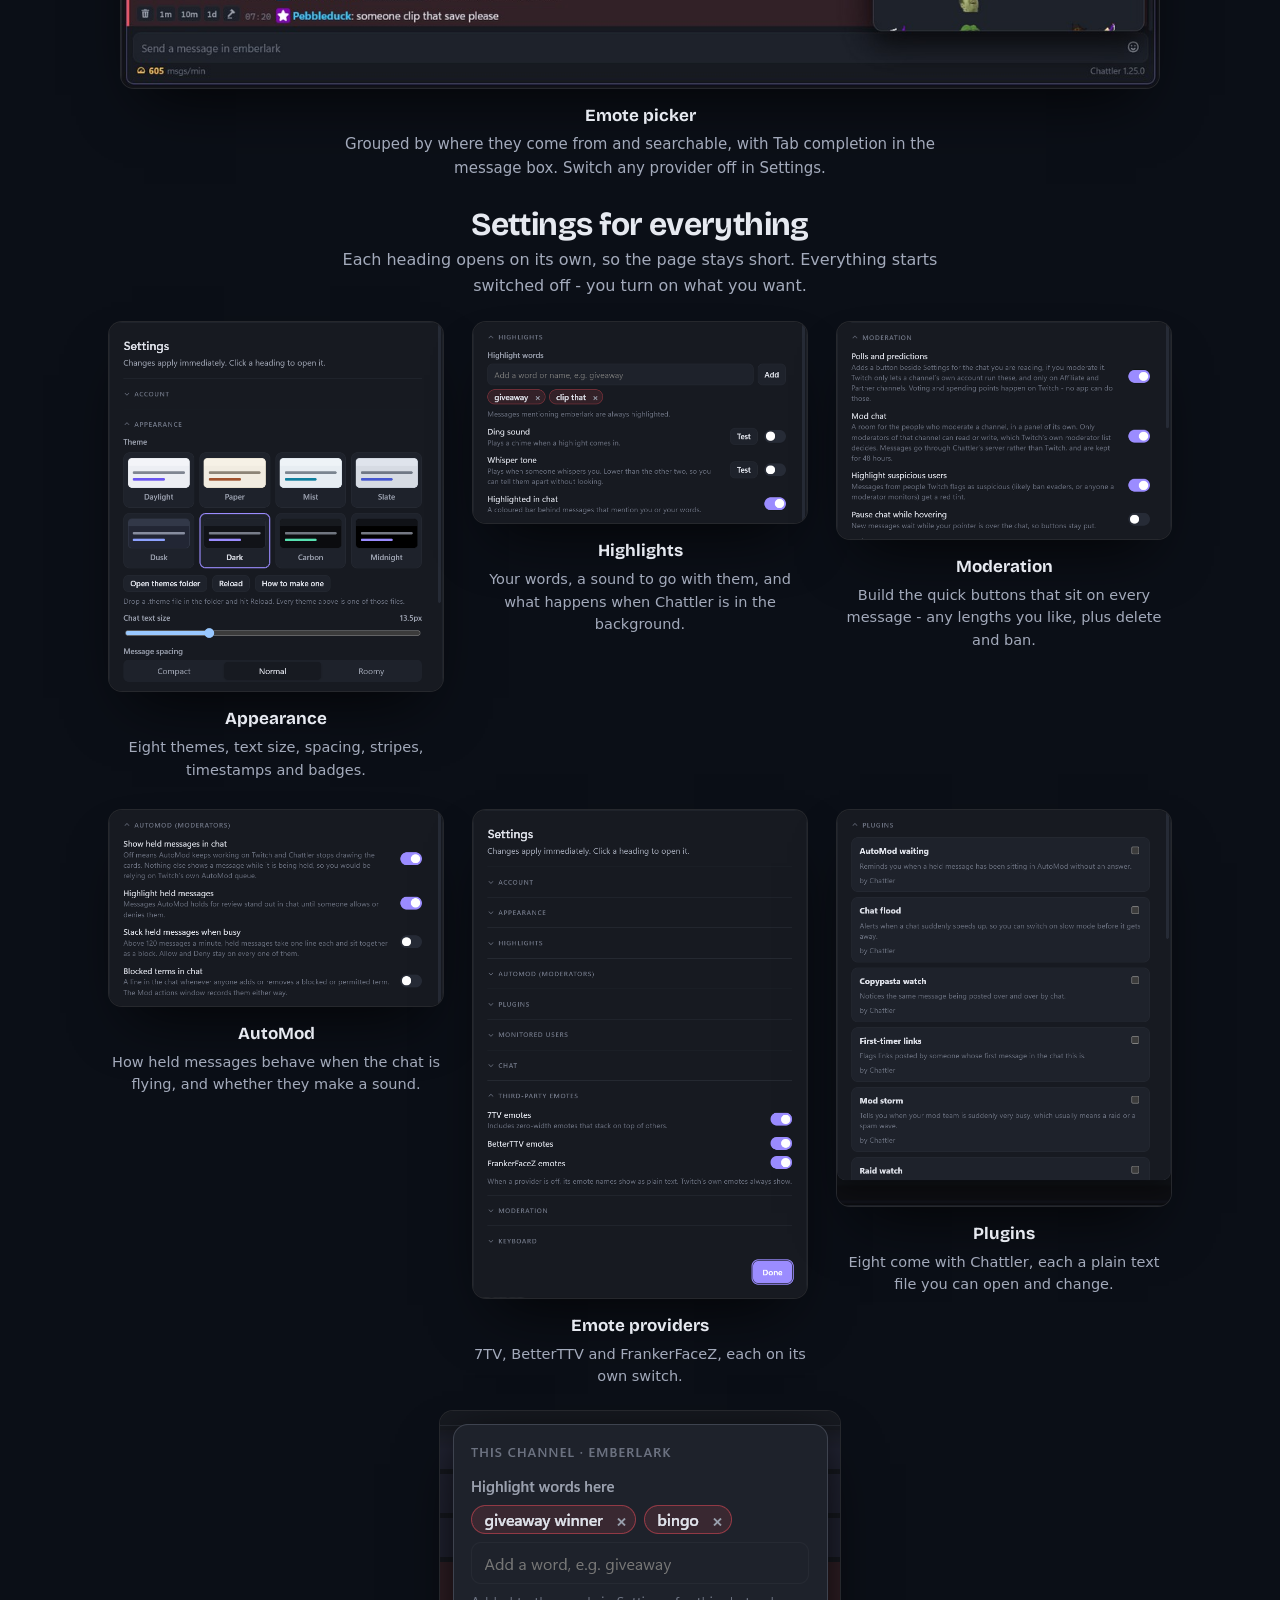
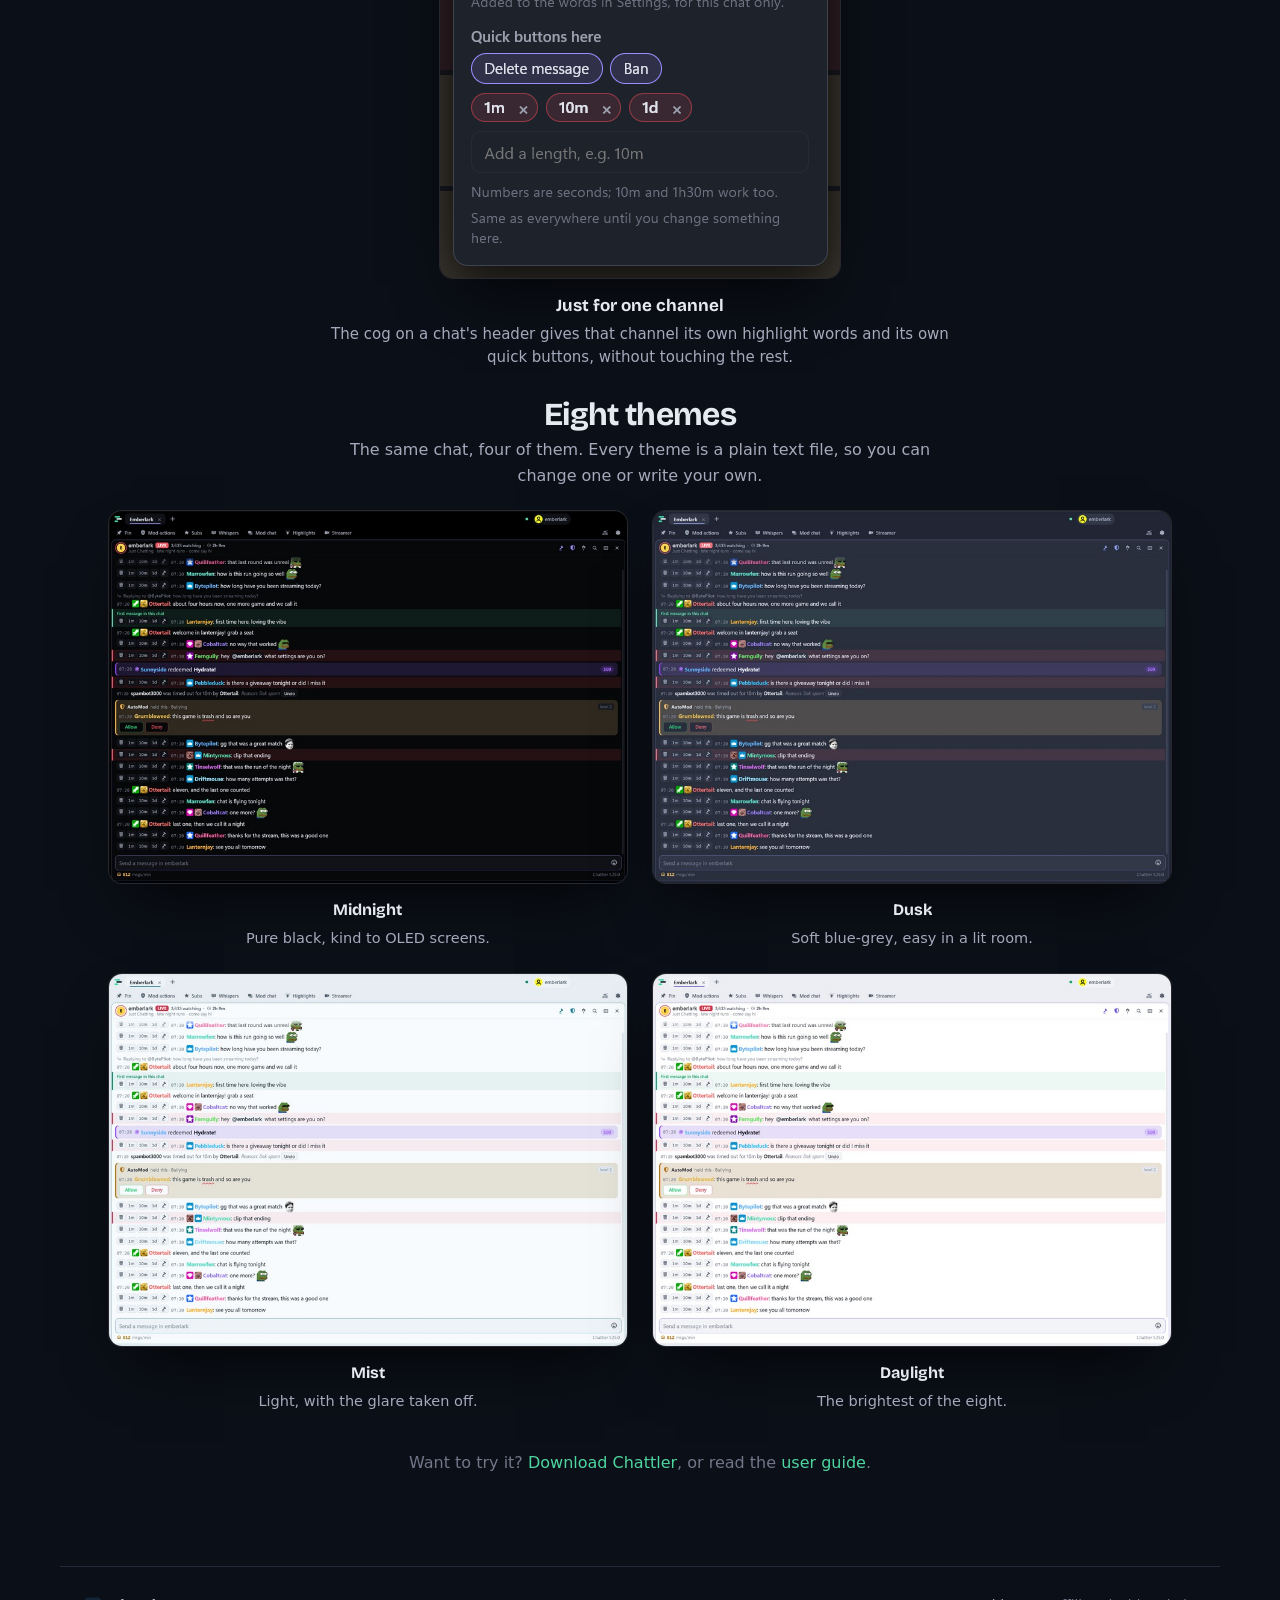
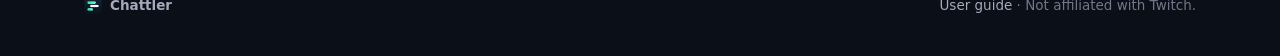
<file: docs/screenshots/index.html>
<!doctype html>
<html lang="en">
<head>
<meta charset="utf-8">
<meta name="viewport" content="width=device-width, initial-scale=1">
<title>Chattler Screenshots: Chat, Panels, Moderation, Settings and Themes</title>
<meta name="description" content="Screenshots of Chattler: a live chat with moderation buttons, the Mod actions, Subs and Highlights panels, several chats side by side, user cards and staff history, AutoMod, whispers, emotes, every settings page and all eight themes.">
<link rel="canonical" href="https://chattler.net/screenshots/">
<meta name="theme-color" content="#0b0f17">
<meta property="og:type" content="website">
<meta property="og:site_name" content="Chattler">
<meta property="og:url" content="https://chattler.net/screenshots/">
<meta property="og:title" content="Chattler Screenshots">
<meta property="og:description" content="See Chattler in action: chat, panels, moderation, AutoMod, user cards, whispers, emotes, settings and themes.">
<meta property="og:image" content="https://chattler.net/assets/og.png?v=2026-09-30">
<meta property="og:image:width" content="1200">
<meta property="og:image:height" content="630">
<meta name="twitter:card" content="summary_large_image">
<meta name="twitter:image" content="https://chattler.net/assets/og.png?v=2026-09-30">
<link rel="icon" href="../assets/icon.png?v=2026-09-30">
<link rel="preconnect" href="https://fonts.googleapis.com">
<link rel="preconnect" href="https://fonts.gstatic.com" crossorigin>
<link href="https://fonts.googleapis.com/css2?family=Bricolage+Grotesque:opsz,wght@12..96,500;12..96,700;12..96,800&family=JetBrains+Mono:wght@400;500&display=swap" rel="stylesheet">
<link rel="stylesheet" href="../style.css">
<link rel="stylesheet" href="shots.css">
</head>
<body>

<header class="nav">
  <a class="brand" href="../"><img src="../assets/icon.png?v=2026-09-30" alt="" width="28" height="28"><span>Chattler</span></a>
  <nav>
    <a href="../#about">About</a>
    <a href="../#features">Features</a>
    <a href="./" aria-current="page">Screenshots</a>
    <a href="../#make-it-yours">Themes</a>
    <a href="https://docs.chattler.net/guide">Guide</a>
    <a href="https://docs.chattler.net/">Plugins</a>
    <a href="../#releases">Release notes</a>
    <a class="nav-cta" href="../#download">Download</a>
  </nav>
</header>

<main class="shots">
  <div class="shots-head">
    <p class="kicker">Screenshots</p>
    <h1>Chattler, end to end.</h1>
    <p class="lede">Every picture below is the real app, nothing mocked up. The channel and the chatters are invented. Click any picture to see it full size.</p>
  </div>

  <ul class="shot-jump">
    <li><a href="#chat">Chat</a></li>
    <li><a href="#panels">Panels</a></li>
    <li><a href="#several-chats">Several chats</a></li>
    <li><a href="#user-cards">User cards</a></li>
    <li><a href="#moderation">Moderation</a></li>
    <li><a href="#polls">Polls</a></li>
    <li><a href="#whispers">Whispers</a></li>
    <li><a href="#emotes">Emotes</a></li>
    <li><a href="#settings">Settings</a></li>
    <li><a href="#themes">Themes</a></li>
  </ul>

  <section class="shot-group" id="chat">
    <header>
      <h2>A chat you can work in</h2>
      <p>Badges, emotes, replies, first-time chatters, channel point redemptions and moderation buttons on every line.</p>
    </header>
    <figure class="shot wide">
      <a href="../assets/shots/chat.jpg?v=2026-10-18" target="_blank" rel="noopener">
        <img src="../assets/shots/chat.jpg?v=2026-10-18" alt="Chattler's main window: tabs at the top, the toolbar with Pin, Mod actions, Subs, Whispers, Highlights and Streamer, a live channel header, and a busy chat with moderation buttons on each line." width="1300" height="932">
      </a>
      <figcaption><b>Chat</b> A reply quoted above the answer, a first message flagged in green, a mention lit up, a channel point redemption, a timeout naming the moderator and the reason, and an AutoMod held message with Allow and Deny. The meter under the box counts messages a minute.</figcaption>
    </figure>
  </section>

  <section class="shot-group" id="panels">
    <header>
      <h2>Everything in one window</h2>
      <p>Mod actions, Subs and Highlights open as panels beside the chat - or in windows of their own, on another screen.</p>
    </header>
    <figure class="shot wide">
      <a href="../assets/shots/everything.jpg?v=2026-10-18" target="_blank" rel="noopener">
        <img src="../assets/shots/everything.jpg?v=2026-10-18" alt="Chat on top with the Mod actions, Subs and Highlights panels in a row underneath, each with a channel filter and a text size slider." width="1300" height="932" loading="lazy">
      </a>
      <figcaption><b>All three at once</b> Mod actions, Subs and Highlights in a row under the chat. Drag the divider to give either side more room, drag a panel by its name to put them in the order you want, and pop any of them out into its own window.</figcaption>
    </figure>
    <figure class="shot wide">
      <a href="../assets/shots/modchat.jpg?v=2026-10-18" target="_blank" rel="noopener">
        <img src="../assets/shots/modchat.jpg?v=2026-10-18" alt="Chattler with the Mod chat panel open under the chat: the broadcaster, a lead moderator and a moderator talking, each with their Twitch badge." width="1300" height="932" loading="lazy">
      </a>
      <figcaption><b>Mod chat</b> A room only that channel’s moderators can read, with Twitch deciding who they are. Badges tell the broadcaster, lead moderators and moderators apart, and names keep the colour they have in chat.</figcaption>
    </figure>
    <figure class="shot wide">
      <a href="../assets/shots/panels-right.jpg?v=2026-10-18" target="_blank" rel="noopener">
        <img src="../assets/shots/panels-right.jpg?v=2026-10-18" alt="The same three panels stacked down the right-hand side, with the chat filling the left." width="1300" height="932" loading="lazy">
      </a>
      <figcaption><b>Or down the side</b> One setting switches between chat on top and chat on the left. Each arrangement remembers its own size.</figcaption>
    </figure>
  </section>

  <section class="shot-group" id="several-chats">
    <header>
      <h2>Several chats at once</h2>
      <p>Split a tab as many ways as you like, and keep as many tabs as you need.</p>
    </header>
    <div class="shot-row">
      <figure class="shot">
        <a href="../assets/shots/splits.jpg?v=2026-10-18" target="_blank" rel="noopener">
          <img src="../assets/shots/splits.jpg?v=2026-10-18" alt="Three Twitch chats side by side in one Chattler tab, each with its own header, message box and messages-per-minute meter." width="1300" height="932" loading="lazy">
        </a>
        <figcaption><b>Splits</b> Three chats in one tab, each with its own meter. Drag a divider to resize, drag a chat's header to move it to another tab.</figcaption>
      </figure>
      <figure class="shot">
        <a href="../assets/shots/tabs-left.jpg?v=2026-10-18" target="_blank" rel="noopener">
          <img src="../assets/shots/tabs-left.jpg?v=2026-10-18" alt="Chattler with its tabs in a sidebar down the left, showing full channel names and a New tab button." width="1300" height="932" loading="lazy">
        </a>
        <figcaption><b>Tabs down the side</b> Full names instead of initials, and drag them up and down to reorder.</figcaption>
      </figure>
    </div>
  </section>

  <section class="shot-group" id="user-cards">
    <header>
      <h2>Who you are talking to</h2>
      <p>Click any name. Moderators get a second tab holding everything the team has done to that person.</p>
    </header>
    <div class="shot-row tall">
      <figure class="shot">
        <a href="../assets/shots/usercard-messages.png?v=2026-10-18" target="_blank" rel="noopener">
          <img src="../assets/shots/usercard-messages.png?v=2026-10-18" alt="A user card: profile, whether they are subscribed and for how long, how long they have been following, their last messages, and moderation buttons." width="450" height="874" loading="lazy">
        </a>
        <figcaption><b>User card</b> When they joined Twitch, whether they are subscribed and for how many months, how long they have followed the channel, their recent messages, and set timeouts, ban, unban and warn - with a reason.</figcaption>
      </figure>
      <figure class="shot">
        <a href="../assets/shots/usercard-staff.png?v=2026-10-18" target="_blank" rel="noopener">
          <img src="../assets/shots/usercard-staff.png?v=2026-10-18" alt="The Staff history tab of a user card: where the person stands now, totals, and each past action with the moderator, reason and date." width="450" height="887" loading="lazy">
        </a>
        <figcaption><b>Staff history</b> Where they stand right now, then every timeout, ban, deletion and warning - who did it, when and why - shared with the rest of your mod team.</figcaption>
      </figure>
    </div>
  </section>

  <section class="shot-group" id="moderation">
    <header>
      <h2>AutoMod and suspicious users</h2>
      <p>Held messages and flagged people come to you, in the chat you are already reading.</p>
    </header>
    <figure class="shot wide">
      <a href="../assets/shots/automod.jpg?v=2026-10-18" target="_blank" rel="noopener">
        <img src="../assets/shots/automod.jpg?v=2026-10-18" alt="Chat showing two AutoMod held messages with Allow and Deny, a monitored user's message tinted red, and a restricted user's hidden message on a card with Monitor, Restrict and No restrictions." width="1300" height="932" loading="lazy">
      </a>
      <figcaption><b>Held and flagged</b> AutoMod cards say what tripped them and underline the words, with Allow and Deny. Monitored people stand out in red, and a restricted person's message - which never reaches chat - appears for moderators only, with Monitor, Restrict and No restrictions.</figcaption>
    </figure>
  </section>

  <section class="shot-group" id="polls">
    <header>
      <h2>Polls and predictions</h2>
      <p>Start one in two clicks, watch it fill, lock it and pay it out - without leaving the chat.</p>
    </header>
    <figure class="shot wide">
      <a href="../assets/shots/polls.jpg?v=2026-10-19" target="_blank" rel="noopener">
        <img src="../assets/shots/polls.jpg?v=2026-10-19" alt="Chattler with a prediction running: two outcomes with the points staked on each, how many people backed them, the time left, and buttons to lock, refund or open Twitch." width="1300" height="932" loading="lazy">
      </a>
      <figcaption><b>Polls and predictions</b> Presets make the usual question one click, or type one line. While it runs you see the share of the vote, the points staked and the time left. Lock a prediction and pay it out to one side, or refund everyone. Voting itself happens on Twitch, which is the only place any app can send you.</figcaption>
    </figure>
  </section>

  <section class="shot-group" id="whispers">
    <header>
      <h2>Whispers, without leaving</h2>
      <p>Read and answer private messages in a panel beside your chats.</p>
    </header>
    <figure class="shot wide">
      <a href="../assets/shots/whispers.jpg?v=2026-10-18" target="_blank" rel="noopener">
        <img src="../assets/shots/whispers.jpg?v=2026-10-18" alt="The Whispers panel open beside the chat, showing a conversation with replies and an unread count on another conversation." width="1300" height="932" loading="lazy">
      </a>
      <figcaption><b>Whispers</b> Every conversation in one place, unread counts on the toolbar button, and a reply box at the bottom. Pop it out into its own window and the conversation keeps its place.</figcaption>
    </figure>
  </section>

  <section class="shot-group" id="emotes">
    <header>
      <h2>All the emotes</h2>
      <p>Twitch, 7TV, BetterTTV and FrankerFaceZ, in chat and in the picker.</p>
    </header>
    <figure class="shot wide">
      <a href="../assets/shots/emotes.jpg?v=2026-10-18" target="_blank" rel="noopener">
        <img src="../assets/shots/emotes.jpg?v=2026-10-18" alt="Chattler's emote picker with a search box and emotes grouped by where they come from." width="1300" height="932" loading="lazy">
      </a>
      <figcaption><b>Emote picker</b> Grouped by where they come from and searchable, with Tab completion in the message box. Switch any provider off in Settings.</figcaption>
    </figure>
  </section>

  <section class="shot-group" id="settings">
    <header>
      <h2>Settings for everything</h2>
      <p>Each heading opens on its own, so the page stays short. Everything starts switched off - you turn on what you want.</p>
    </header>
    <div class="shot-row three">
      <figure class="shot">
        <a href="../assets/shots/settings-appearance.png?v=2026-10-18" target="_blank" rel="noopener">
          <img src="../assets/shots/settings-appearance.png?v=2026-10-18" alt="Chattler's Appearance settings: eight themes as previews, a chat text size slider, and message spacing." width="650" height="719" loading="lazy">
        </a>
        <figcaption><b>Appearance</b> Eight themes, text size, spacing, stripes, timestamps and badges.</figcaption>
      </figure>
      <figure class="shot">
        <a href="../assets/shots/settings-highlights.png?v=2026-10-18" target="_blank" rel="noopener">
          <img src="../assets/shots/settings-highlights.png?v=2026-10-18" alt="Chattler's Highlights settings: highlight words, a ding sound with a Test button, and a whisper tone." width="650" height="392" loading="lazy">
        </a>
        <figcaption><b>Highlights</b> Your words, a sound to go with them, and what happens when Chattler is in the background.</figcaption>
      </figure>
      <figure class="shot">
        <a href="../assets/shots/settings-moderation.png?v=2026-10-18" target="_blank" rel="noopener">
          <img src="../assets/shots/settings-moderation.png?v=2026-10-18" alt="Chattler's Moderation settings: highlight suspicious users, pause chat while hovering, and the quick buttons on each message." width="650" height="424" loading="lazy">
        </a>
        <figcaption><b>Moderation</b> Build the quick buttons that sit on every message - any lengths you like, plus delete and ban.</figcaption>
      </figure>
      <figure class="shot">
        <a href="../assets/shots/settings-automod.png?v=2026-10-18" target="_blank" rel="noopener">
          <img src="../assets/shots/settings-automod.png?v=2026-10-18" alt="Chattler's AutoMod settings: show held messages in chat, highlight them, stack them when busy, and a chime." width="650" height="380" loading="lazy">
        </a>
        <figcaption><b>AutoMod</b> How held messages behave when the chat is flying, and whether they make a sound.</figcaption>
      </figure>
      <figure class="shot">
        <a href="../assets/shots/settings-emotes.png?v=2026-10-18" target="_blank" rel="noopener">
          <img src="../assets/shots/settings-emotes.png?v=2026-10-18" alt="Chattler's third-party emote settings: 7TV, BetterTTV and FrankerFaceZ, each with its own switch." width="650" height="948" loading="lazy">
        </a>
        <figcaption><b>Emote providers</b> 7TV, BetterTTV and FrankerFaceZ, each on its own switch.</figcaption>
      </figure>
      <figure class="shot">
        <a href="../assets/shots/settings-plugins.png?v=2026-10-18" target="_blank" rel="noopener">
          <img src="../assets/shots/settings-plugins.png?v=2026-10-18" alt="Chattler's Plugins settings, listing the bundled plugins with their own switches and settings." width="650" height="769" loading="lazy">
        </a>
        <figcaption><b>Plugins</b> Eight come with Chattler, each a plain text file you can open and change.</figcaption>
      </figure>
    </div>
    <figure class="shot">
      <a href="../assets/shots/settings-channel.png?v=2026-10-18" target="_blank" rel="noopener">
        <img src="../assets/shots/settings-channel.png?v=2026-10-18" alt="The settings for one channel: highlight words that only apply here, and quick buttons just for this chat." width="400" height="467" loading="lazy">
      </a>
      <figcaption><b>Just for one channel</b> The cog on a chat's header gives that channel its own highlight words and its own quick buttons, without touching the rest.</figcaption>
    </figure>
  </section>

  <section class="shot-group" id="themes">
    <header>
      <h2>Eight themes</h2>
      <p>The same chat, four of them. Every theme is a plain text file, so you can change one or write your own.</p>
    </header>
    <div class="theme-grid">
      <figure class="shot">
        <a href="../assets/shots/theme-midnight.jpg?v=2026-10-18" target="_blank" rel="noopener">
          <img src="../assets/shots/theme-midnight.jpg?v=2026-10-18" alt="Chattler in the Midnight theme: pure black, good for OLED screens." width="860" height="617" loading="lazy">
        </a>
        <figcaption><b>Midnight</b> Pure black, kind to OLED screens.</figcaption>
      </figure>
      <figure class="shot">
        <a href="../assets/shots/theme-dusk.jpg?v=2026-10-18" target="_blank" rel="noopener">
          <img src="../assets/shots/theme-dusk.jpg?v=2026-10-18" alt="Chattler in the Dusk theme: soft blue-grey." width="860" height="617" loading="lazy">
        </a>
        <figcaption><b>Dusk</b> Soft blue-grey, easy in a lit room.</figcaption>
      </figure>
      <figure class="shot">
        <a href="../assets/shots/theme-mist.jpg?v=2026-10-18" target="_blank" rel="noopener">
          <img src="../assets/shots/theme-mist.jpg?v=2026-10-18" alt="Chattler in the Mist theme: a light theme with a cool grey background." width="860" height="617" loading="lazy">
        </a>
        <figcaption><b>Mist</b> Light, with the glare taken off.</figcaption>
      </figure>
      <figure class="shot">
        <a href="../assets/shots/theme-light.jpg?v=2026-10-18" target="_blank" rel="noopener">
          <img src="../assets/shots/theme-light.jpg?v=2026-10-18" alt="Chattler in the Daylight theme: white panels and dark text." width="860" height="617" loading="lazy">
        </a>
        <figcaption><b>Daylight</b> The brightest of the eight.</figcaption>
      </figure>
    </div>
  </section>

  <p class="shots-foot">Want to try it? <a href="../#download">Download Chattler</a>, or read the <a href="https://docs.chattler.net/guide">user guide</a>.</p>
</main>

<footer class="foot">
  <span><img src="../assets/icon.png?v=2026-09-30" alt="" width="18" height="18"> Chattler</span>
  <span><a href="https://docs.chattler.net/guide">User guide</a> · Not affiliated with Twitch.</span>
</footer>

</body>
</html>
</file>
<file: docs/style.css>
:root {
  --bg: #0b0f17;
  --bg-2: #0f1520;
  --surface: #131a26;
  --surface-2: #19212f;
  --line: #222b3a;
  --text: #e6e9f0;
  --text-2: #a3aabb;
  --text-3: #6f7789;
  --mint: #4fd6a0;
  --mint-2: #8af0c6;
  --violet: #9b8cff;
  --amber: #f5b74f;
  --pink: #ff7eb6;
  --display: "Bricolage Grotesque", "Segoe UI Variable Display", "Segoe UI", system-ui, sans-serif;
  --body: "Segoe UI Variable Text", "Segoe UI", system-ui, -apple-system, "Helvetica Neue", sans-serif;
  --mono: "JetBrains Mono", "Cascadia Code", Consolas, monospace;
  --radius: 16px;
  --max: 1160px;
  color-scheme: dark;
}

* { box-sizing: border-box; }
html { scroll-behavior: smooth; scroll-padding-top: 80px; }
body {
  margin: 0;
  background:
    radial-gradient(900px 500px at 85% -10%, rgba(79, 214, 160, .13), transparent 60%),
    radial-gradient(700px 500px at -10% 30%, rgba(155, 140, 255, .08), transparent 60%),
    var(--bg);
  color: var(--text);
  font: 16px/1.6 var(--body);
  -webkit-font-smoothing: antialiased;
  overflow-x: hidden;
}
img { max-width: 100%; height: auto; display: block; }
a { color: var(--mint); text-decoration: none; }
a:hover { color: var(--mint-2); }
h1, h2, h3 { font-family: var(--display); line-height: 1.05; margin: 0; letter-spacing: -.02em; }
main > section { max-width: var(--max); margin: 0 auto; padding: 0 24px; }

/* nav */
.nav {
  position: sticky; top: 0; z-index: 10;
  display: flex; align-items: center; justify-content: space-between; gap: 16px;
  padding: 14px max(24px, calc((100vw - var(--max)) / 2 + 24px));
  background: rgba(11, 15, 23, .72);
  backdrop-filter: blur(14px) saturate(140%);
  border-bottom: 1px solid rgba(255, 255, 255, .05);
}
.brand { display: flex; align-items: center; gap: 10px; color: var(--text); font: 700 20px var(--display); letter-spacing: -.02em; }
.brand img { border-radius: 7px; }
.nav nav { display: flex; align-items: center; gap: 4px; }
.nav nav a { color: var(--text-2); padding: 7px 12px; border-radius: 999px; font-size: 14.5px; }
.nav nav a:hover { color: var(--text); background: rgba(255, 255, 255, .05); }
.nav nav a.nav-cta { color: #06251a; background: var(--mint); font-weight: 600; margin-left: 6px; }
.nav nav a.nav-cta:hover { background: var(--mint-2); }

/* hero */
.hero { display: grid; grid-template-columns: 1fr; gap: 64px; justify-items: center; text-align: center; padding-top: 72px !important; padding-bottom: 96px !important; }
.eyebrow { display: inline-flex; align-items: center; gap: 9px; margin: 0 0 22px; padding: 6px 13px 6px 11px; border: 1px solid var(--line); border-radius: 999px; color: var(--text-2); font-size: 13.5px; background: rgba(255, 255, 255, .02); }
.pulse { width: 8px; height: 8px; border-radius: 50%; background: var(--mint); box-shadow: 0 0 0 0 rgba(79, 214, 160, .6); animation: pulse 2.2s infinite; }
@keyframes pulse { 70% { box-shadow: 0 0 0 9px rgba(79, 214, 160, 0); } 100% { box-shadow: 0 0 0 0 rgba(79, 214, 160, 0); } }
h1 { font-size: clamp(46px, 6.4vw, 84px); font-weight: 800; }
h1 em { font-style: normal; background: linear-gradient(95deg, var(--mint) 10%, var(--mint-2) 60%, #ffffff); -webkit-background-clip: text; background-clip: text; color: transparent; }
.lede { font-size: 18.5px; color: var(--text-2); max-width: 560px; margin: 24px auto 34px; }
.hero-actions { display: flex; align-items: center; justify-content: center; gap: 14px; flex-wrap: wrap; }
.version-pill { font: 13px var(--mono); color: var(--text-3); }

.btn { display: inline-flex; align-items: center; gap: 10px; padding: 13px 22px; border-radius: 12px; font-weight: 600; font-size: 15.5px; transition: transform .15s, box-shadow .15s, background .15s; }
.btn svg { width: 19px; height: 19px; fill: none; stroke: currentColor; stroke-width: 2.2; stroke-linecap: round; stroke-linejoin: round; }
.btn.primary { color: #06251a; background: linear-gradient(180deg, var(--mint-2), var(--mint)); box-shadow: 0 10px 30px -8px rgba(79, 214, 160, .55), inset 0 1px 0 rgba(255, 255, 255, .35); }
.btn.primary:hover { color: #06251a; transform: translateY(-1px); box-shadow: 0 14px 36px -8px rgba(79, 214, 160, .7), inset 0 1px 0 rgba(255, 255, 255, .35); }
.btn.big { padding: 15px 26px; font-size: 16.5px; }

.hero-shot { margin: 0; position: relative; width: 100%; max-width: 1040px; }
.hero-shot::before { content: ""; position: absolute; inset: 6% 4% -4% 4%; background: radial-gradient(closest-side, rgba(79, 214, 160, .28), transparent); filter: blur(30px); z-index: -1; }
.window { border-radius: 14px; overflow: hidden; border: 1px solid rgba(255, 255, 255, .09); background: #111318; box-shadow: 0 40px 80px -20px rgba(0, 0, 0, .7); }
.window-bar { display: flex; gap: 7px; padding: 10px 13px; background: #0d0f14; border-bottom: 1px solid rgba(255, 255, 255, .05); }
.window-bar i { width: 10px; height: 10px; border-radius: 50%; background: #2a303c; }
.hero-shot figcaption { margin-top: 18px; color: var(--text-3); font-size: 13.5px; text-align: center; }

/* sections */
.section-head { margin-bottom: 38px; }
.kicker { margin: 0 0 12px; font: 500 12.5px var(--mono); letter-spacing: .14em; text-transform: uppercase; color: var(--mint); }
h2 { font-size: clamp(32px, 4vw, 48px); font-weight: 700; max-width: 720px; }
.about, .features, .releases { padding-top: 40px !important; padding-bottom: 88px !important; }

.about-grid { display: grid; grid-template-columns: 1fr 1fr; gap: 32px; color: var(--text-2); font-size: 17px; }
.about-grid p { margin: 0; }
.stats { display: grid; grid-template-columns: repeat(4, 1fr); gap: 1px; margin-top: 48px; border: 1px solid var(--line); border-radius: var(--radius); overflow: hidden; background: var(--line); }
.stats div { background: var(--bg-2); padding: 24px 22px; display: flex; flex-direction: column; gap: 4px; }
.stats b { font: 700 30px var(--display); letter-spacing: -.02em; }
.stats span { color: var(--text-3); font-size: 14px; }

.feature-grid { display: grid; grid-template-columns: repeat(3, 1fr); gap: 16px; }
.card { background: linear-gradient(180deg, var(--surface), var(--bg-2)); border: 1px solid var(--line); border-radius: var(--radius); padding: 26px; transition: border-color .2s, transform .2s; }
.card:hover { border-color: #33405a; transform: translateY(-2px); }
.card.wide { grid-column: span 2; background: linear-gradient(135deg, rgba(79, 214, 160, .10), transparent 55%), linear-gradient(180deg, var(--surface), var(--bg-2)); }
.card h3 { font-size: 21px; font-weight: 700; margin: 18px 0 8px; }
.card p { margin: 0; color: var(--text-2); font-size: 15px; }
.icon { width: 42px; height: 42px; border-radius: 11px; display: grid; place-items: center; background: rgba(79, 214, 160, .12); color: var(--mint); }
.icon.amber { background: rgba(245, 183, 79, .12); color: var(--amber); }
.icon.violet { background: rgba(155, 140, 255, .14); color: var(--violet); }
.icon.pink { background: rgba(255, 126, 182, .12); color: var(--pink); }
.icon svg { width: 21px; height: 21px; fill: none; stroke: currentColor; stroke-width: 2; stroke-linecap: round; stroke-linejoin: round; }

/* user cards */
.usercards { display: grid; grid-template-columns: 1fr; gap: 48px; padding-top: 24px !important; padding-bottom: 104px !important; }
.uc-copy { display: grid; grid-template-columns: minmax(0, 1fr) minmax(0, 1fr); gap: 0 56px; align-items: start; }
.uc-copy .uc-points { grid-column: 2; grid-row: 1 / span 3; margin-top: 30px; }
.uc-lede { color: var(--text-2); font-size: 17px; margin: 20px 0 0; max-width: 480px; }
.uc-points { list-style: none; margin: 0; padding: 0; display: grid; gap: 12px; }
.uc-points li { position: relative; padding-left: 26px; color: var(--text-2); font-size: 15.5px; }
.uc-points li::before { content: ""; position: absolute; left: 4px; top: .62em; width: 8px; height: 8px; border-radius: 3px; background: var(--mint); box-shadow: 0 0 12px rgba(79, 214, 160, .6); }
.uc-points b { color: var(--text); font-weight: 600; }
.uc-shots { position: relative; display: grid; grid-template-columns: repeat(2, minmax(0, 424px)); justify-content: center; gap: 32px; align-items: start; }
.uc-shots::before { content: ""; position: absolute; inset: 10% 5%; background: radial-gradient(closest-side, rgba(155, 140, 255, .22), transparent); filter: blur(34px); z-index: -1; }
.uc-shots figure { margin: 0; }
.uc-shots figure:nth-child(2) { margin-top: 56px; }
.uc-shots img { border-radius: 12px; border: 1px solid rgba(255, 255, 255, .09); box-shadow: 0 30px 60px -20px rgba(0, 0, 0, .75); }
.uc-shots figcaption { margin-top: 12px; text-align: center; font: 12.5px var(--mono); letter-spacing: .08em; text-transform: uppercase; color: var(--text-3); }

/* mod chat */
.modchat { display: grid; gap: 40px; padding-top: 8px !important; padding-bottom: 96px !important; }
.mc-copy { display: grid; grid-template-columns: minmax(0, 1fr) minmax(0, 1fr); gap: 0 56px; align-items: start; }
.mc-copy .uc-points { grid-column: 2; grid-row: 1 / span 3; margin-top: 30px; }
.mc-lede { color: var(--text-2); font-size: 17px; margin: 20px 0 0; max-width: 480px; }
/* The room fades into the page rather than ending on a hard edge. */
.mc-shot { margin: 0; position: relative; }
.mc-shot::before {
  content: ""; position: absolute; inset: -6% 8% 10%;
  background: radial-gradient(closest-side, rgba(155, 140, 255, .25), transparent);
  filter: blur(40px); z-index: -1;
}
.mc-shot img {
  width: 100%; height: auto; border-radius: 14px 14px 0 0;
  border: 1px solid rgba(255, 255, 255, .09); border-bottom: 0;
  mask-image: linear-gradient(to bottom, #000 58%, transparent 100%);
}

/* download */
.download { padding-bottom: 88px !important; }
.dl-card {
  display: grid; grid-template-columns: auto 1fr 1.25fr; gap: 36px; align-items: start;
  padding: 40px; border-radius: 22px; border: 1px solid rgba(79, 214, 160, .28);
  background: radial-gradient(600px 300px at 0% 0%, rgba(79, 214, 160, .16), transparent 70%), var(--surface);
}
.dl-card > img { border-radius: 18px; box-shadow: 0 16px 40px -12px rgba(0, 0, 0, .6); }
.dl-main h2 { font-size: 40px; }
.dl-meta { color: var(--text-3); font: 13.5px var(--mono); margin: 10px 0 22px; }
.steps { margin: 0; padding: 0; list-style: none; counter-reset: s; display: grid; gap: 14px; }
.steps li { counter-increment: s; position: relative; padding: 14px 16px 14px 54px; background: rgba(0, 0, 0, .22); border: 1px solid var(--line); border-radius: 12px; color: var(--text-2); font-size: 14.5px; }
.steps li::before { content: counter(s); position: absolute; left: 15px; top: 13px; width: 26px; height: 26px; border-radius: 8px; display: grid; place-items: center; background: rgba(79, 214, 160, .14); color: var(--mint); font: 600 13px var(--mono); }
.steps b { color: var(--text); }
.steps i { font-style: normal; color: var(--text); }

/* releases */
.release-list { display: grid; gap: 14px; }
.release { display: grid; grid-template-columns: 180px 1fr; gap: 28px; padding: 24px 26px; border: 1px solid var(--line); border-radius: var(--radius); background: var(--bg-2); }
.release.latest { border-color: rgba(79, 214, 160, .35); background: linear-gradient(90deg, rgba(79, 214, 160, .07), transparent 40%), var(--bg-2); }
.release-side { display: flex; flex-direction: column; gap: 6px; }
.release-ver { font: 700 24px var(--display); letter-spacing: -.02em; color: var(--text); }
.release-date { font: 13px var(--mono); color: var(--text-3); }
.tag-latest { align-self: flex-start; font: 600 11px var(--mono); letter-spacing: .08em; text-transform: uppercase; color: #06251a; background: var(--mint); padding: 3px 8px; border-radius: 6px; }
.release-body { color: var(--text-2); font-size: 15.5px; }
.release-body > :first-child { margin-top: 0; }
.release-body > :last-child { margin-bottom: 0; }
.release-body ul { padding-left: 20px; margin: 0; }
.release-body li { margin: 5px 0; }
.release-body li::marker { color: var(--mint); }
.release-body strong { color: var(--text); }
.release-body code { font: 13.5px var(--mono); background: var(--surface-2); padding: 1px 6px; border-radius: 5px; }
.muted { color: var(--text-3); }
.more { justify-self: center; margin-top: 4px; color: var(--text-2); background: transparent; border: 1px solid var(--line); border-radius: 10px; padding: 9px 18px; font: inherit; font-size: 14.5px; cursor: pointer; }
.more:hover { color: var(--text); border-color: #33405a; }
.all-releases { display: inline-block; margin-top: 22px; font-size: 14.5px; }

.foot { max-width: var(--max); margin: 0 auto; padding: 28px 24px 40px; display: flex; justify-content: space-between; gap: 16px; flex-wrap: wrap; color: var(--text-3); font-size: 13.5px; border-top: 1px solid var(--line); }
.foot span:first-child { display: flex; align-items: center; gap: 8px; color: var(--text-2); font-weight: 600; }
.foot img { border-radius: 4px; }

/* responsive */
@media (max-width: 960px) {
  .hero { gap: 48px; padding-top: 48px !important; }
  .usercards { gap: 40px; }
  .uc-copy { grid-template-columns: 1fr; }
  .uc-copy .uc-points { grid-column: auto; grid-row: auto; margin-top: 24px; }
  .uc-shots { gap: 20px; }
  .feature-grid { grid-template-columns: 1fr 1fr; }
  .dl-card { grid-template-columns: auto 1fr; }
  .steps { grid-column: 1 / -1; }
}
@media (max-width: 640px) {
  main > section { padding: 0 16px; }
  .nav { padding: 12px 16px; }
  .nav nav a:not(.nav-cta) { display: none; }
  .about-grid, .feature-grid { grid-template-columns: 1fr; }
  .card.wide { grid-column: auto; }
  .uc-shots { grid-template-columns: minmax(0, 380px); gap: 28px; }
  .uc-shots figure:nth-child(2) { margin-top: 0; }
  .stats { grid-template-columns: 1fr 1fr; }
  .dl-card { grid-template-columns: 1fr; padding: 26px; }
  .dl-card > img { width: 56px; height: 56px; }
  .release { grid-template-columns: 1fr; gap: 12px; padding: 20px; }
  .release-side { flex-direction: row; align-items: center; gap: 12px; flex-wrap: wrap; }
}
@media (prefers-reduced-motion: reduce) {
  html { scroll-behavior: auto; }
  .pulse { animation: none; }
  .window, .card, .btn { transition: none; }
}

.btn.ghost-link { color: var(--text); border: 1px solid var(--line); background: rgba(255, 255, 255, .02); }
.btn.ghost-link:hover { color: var(--text); border-color: #33405a; background: rgba(255, 255, 255, .05); }
.steps a { color: var(--mint); }
.foot a { color: var(--text-2); }
.foot a:hover { color: var(--mint); }

/* faq */
.faq { padding-bottom: 88px !important; }
.faq-list { display: grid; gap: 10px; max-width: 860px; }
.faq details { border: 1px solid var(--line); border-radius: 14px; background: var(--bg-2); padding: 0 22px; transition: border-color .2s; }
.faq details[open] { border-color: #33405a; }
.faq summary { cursor: pointer; list-style: none; display: flex; justify-content: space-between; align-items: center; gap: 16px; padding: 18px 0; font: 600 17px var(--body); color: var(--text); }
.faq summary::-webkit-details-marker { display: none; }
.faq summary::after { content: "+"; font: 400 24px var(--mono); color: var(--mint); line-height: 1; transition: transform .2s; }
.faq details[open] summary::after { transform: rotate(45deg); }
.faq details p { margin: 0 0 20px; color: var(--text-2); font-size: 15.5px; }
.faq details i { font-style: normal; color: var(--text); }

/* ---------- Themes and plugins ---------- */
.make { padding-bottom: 96px !important; }
.make-lede { max-width: 62ch; color: var(--text-2); margin: 10px 0 0; }
.make-block { margin-top: 40px; }
.make-block h3 { font-size: 20px; margin: 0 0 6px; }
.make-block > p { color: var(--text-2); max-width: 70ch; margin: 0 0 18px; }
.make-note { color: var(--text-3); font-size: 14px; margin-top: 14px; }
.swatches { display: grid; grid-template-columns: repeat(auto-fit, minmax(128px, 1fr)); gap: 12px; margin-bottom: 20px; }
.swatch { margin: 0; }
.sw-window {
  display: block; height: 76px; border-radius: 10px; position: relative; overflow: hidden;
  background: var(--s-bg); border: 1px solid var(--s-line);
}
.sw-bar { position: absolute; inset: 0 0 auto 0; height: 16px; background: var(--s-surface); display: block; }
.sw-line { position: absolute; left: 10px; right: 10px; top: 30px; height: 5px; border-radius: 3px; background: var(--s-text); opacity: .7; display: block; }
.sw-line.short { top: 46px; right: 45%; background: var(--s-accent); opacity: 1; }
.swatch figcaption { display: flex; align-items: baseline; gap: 6px; margin-top: 8px; font-weight: 600; font-size: 14px; }
.swatch figcaption span { color: var(--text-3); font-weight: 400; font-size: 12px; text-transform: uppercase; letter-spacing: .04em; }
pre.code {
  background: var(--surface-2); border: 1px solid var(--line); border-radius: 12px;
  padding: 16px 18px; overflow-x: auto; margin: 0; font-size: 13.5px; line-height: 1.6;
}
pre.code code { font-family: var(--mono, ui-monospace, "Cascadia Code", Consolas, monospace); color: var(--text); }
.c-kw { color: #c084fc; font-weight: 600; }
.c-str { color: #6ee7a8; }
.c-num { color: #7dd3fc; }
.c-col { color: #fbbf24; }
.plug-grid { display: grid; grid-template-columns: repeat(auto-fit, minmax(220px, 1fr)); gap: 10px; margin-top: 18px; }
.plug {
  border: 1px solid var(--line); border-radius: 10px; padding: 12px 14px; background: var(--surface-2);
  display: flex; flex-direction: column; gap: 3px;
}
.plug span { color: var(--text-2); font-size: 13.5px; }
.make-cta { display: flex; flex-wrap: wrap; gap: 12px; margin-top: 36px; }
@media (max-width: 720px) {
  .swatches { grid-template-columns: repeat(auto-fit, minmax(104px, 1fr)); }
  pre.code { font-size: 12.5px; }
}
</file>
<file: docs/admin/admin.css>
.admin { max-width: var(--max); margin: 0 auto; padding: 48px 24px 80px; }
.admin-tag { margin-left: 4px; font: 500 11px var(--mono); letter-spacing: .1em; text-transform: uppercase; color: var(--violet); background: rgba(155, 140, 255, .14); padding: 3px 8px; border-radius: 6px; }
.who { color: var(--text-2); font-size: 14px; }
.who b { color: var(--text); }
.linkish { background: none; border: 1px solid var(--line); color: var(--text-2); border-radius: 999px; padding: 6px 12px; font: inherit; font-size: 13.5px; cursor: pointer; margin-left: 8px; }
.linkish:hover { color: var(--text); border-color: #33405a; }

.panel { max-width: 440px; margin: 40px auto; padding: 40px 36px; text-align: center; border: 1px solid var(--line); border-radius: 22px; background: radial-gradient(420px 220px at 50% 0%, rgba(155, 140, 255, .12), transparent 70%), var(--surface); }
.panel img { margin: 0 auto 18px; border-radius: 16px; }
.panel h1 { font-size: 32px; font-weight: 700; margin-bottom: 10px; }
.panel p { color: var(--text-2); margin: 0 0 22px; }
.panel .row { display: flex; gap: 10px; justify-content: center; flex-wrap: wrap; }
.btn { border: 0; cursor: pointer; font: inherit; }
.btn.twitch { color: #fff; background: #9146ff; box-shadow: 0 10px 30px -10px rgba(145, 70, 255, .7); }
.btn.twitch:hover { background: #a270ff; transform: translateY(-1px); }
.btn.twitch svg { fill: currentColor; stroke: none; }
.btn.ghost { color: var(--text-2); background: transparent; border: 1px solid var(--line); padding: 9px 16px; font-size: 14px; }
.btn.ghost:hover { color: var(--text); border-color: #33405a; }
.btn:disabled { opacity: .6; cursor: default; transform: none; }
.code { font: 600 30px var(--mono); letter-spacing: .18em; color: var(--mint) !important; background: rgba(0, 0, 0, .25); border: 1px dashed rgba(79, 214, 160, .4); border-radius: 12px; padding: 12px; }
.err { color: #ff8b9a !important; font-size: 14px; margin-top: 16px !important; margin-bottom: 0 !important; }

.head { display: flex; justify-content: space-between; align-items: flex-end; gap: 24px; flex-wrap: wrap; margin-bottom: 28px; }
.head h1 { font-size: clamp(30px, 4vw, 44px); font-weight: 700; }
.sub { color: var(--text-3); margin: 10px 0 0; }
.tools { display: flex; gap: 8px; flex-wrap: wrap; }
.tools input, .tools select { background: var(--bg-2); color: var(--text); border: 1px solid var(--line); border-radius: 10px; padding: 9px 12px; font: inherit; font-size: 14px; }
.tools input { width: 190px; }
.tools input:focus, .tools select:focus { outline: 2px solid rgba(79, 214, 160, .5); outline-offset: 1px; }

.stats-row { display: grid; grid-template-columns: repeat(4, 1fr); gap: 1px; margin-bottom: 22px; border: 1px solid var(--line); border-radius: var(--radius); overflow: hidden; background: var(--line); }
.stats-row div { background: var(--bg-2); padding: 18px 20px; }
.stats-row b { display: block; font: 700 28px var(--display); letter-spacing: -.02em; }
.stats-row span { color: var(--text-3); font-size: 13.5px; }

.table-wrap { border: 1px solid var(--line); border-radius: var(--radius); overflow-x: auto; background: var(--bg-2); }
table { width: 100%; border-collapse: collapse; font-size: 14.5px; }
th { text-align: left; font: 500 11.5px var(--mono); letter-spacing: .08em; text-transform: uppercase; color: var(--text-3); padding: 14px 16px; border-bottom: 1px solid var(--line); cursor: pointer; white-space: nowrap; user-select: none; }
th:hover { color: var(--text-2); }
th.sorted { color: var(--mint); }
th.sorted::after { content: " ↓"; }
th.sorted.asc::after { content: " ↑"; }
td { padding: 12px 16px; border-bottom: 1px solid rgba(255, 255, 255, .04); color: var(--text-2); white-space: nowrap; }
tr:last-child td { border-bottom: 0; }
tbody tr:hover td { background: rgba(255, 255, 255, .02); }
td a { color: var(--text); font-weight: 600; }
td a:hover { color: var(--mint); }
td time { font-variant-numeric: tabular-nums; }
td .ago { color: var(--text-3); font-size: 12.5px; margin-left: 6px; }
.num { text-align: right; }
td.num { font: 13.5px var(--mono); color: var(--text); }
.pill { display: inline-block; font: 500 11.5px var(--mono); padding: 3px 8px; border-radius: 6px; }
.pill.ok { color: var(--mint); background: rgba(79, 214, 160, .12); }
.pill.denied { color: var(--amber); background: rgba(245, 183, 79, .12); }
.pill.owner { color: var(--violet); background: rgba(155, 140, 255, .14); }
.ver { font: 13px var(--mono); }
.ver.old { color: var(--amber); }
.empty { color: var(--text-3); text-align: center; padding: 40px 16px; margin: 0; }

@media (max-width: 640px) {
  .admin { padding: 28px 16px 60px; }
  .panel { padding: 30px 22px; }
  .stats-row { grid-template-columns: 1fr 1fr; }
  .tools { width: 100%; }
  .tools input { flex: 1; width: auto; }
  .who { display: none; }
}

/* restrict */
th.act, td.act { text-align: right; width: 1%; cursor: default; }
.restrict { font: 500 12.5px var(--body); color: #ff8b9a; background: rgba(255, 92, 120, .08); border: 1px solid rgba(255, 92, 120, .3); border-radius: 8px; padding: 5px 11px; cursor: pointer; white-space: nowrap; }
.restrict:hover { background: rgba(255, 92, 120, .16); border-color: rgba(255, 92, 120, .55); }
.restrict.on { color: var(--mint); background: rgba(79, 214, 160, .08); border-color: rgba(79, 214, 160, .3); }
.restrict.on:hover { background: rgba(79, 214, 160, .16); border-color: rgba(79, 214, 160, .55); }
.restrict:disabled { opacity: .6; cursor: default; }
.pill.restricted { color: #ff8b9a; background: rgba(255, 92, 120, .12); }
tr:has(.pill.restricted) td:first-child a { color: var(--text-3); text-decoration: line-through; }
.sr-only { position: absolute; width: 1px; height: 1px; overflow: hidden; clip: rect(0 0 0 0); white-space: nowrap; }
</file>
<file: docs/screenshots/shots.css>
.shots { max-width: var(--max); margin: 0 auto; padding: 44px 24px 90px; display: grid; gap: 28px; }
.shots-head { text-align: center; }
.shots-head h1 { font-size: clamp(36px, 5vw, 56px); font-weight: 800; margin-bottom: 14px; }
.shots-head .lede { margin: 0 auto; }

/* Jump straight to the part you came for. */
.shot-jump { display: flex; flex-wrap: wrap; gap: 8px; justify-content: center; margin: 0 0 18px; padding: 0; list-style: none; }
.shot-jump a {
  display: block; padding: 7px 14px; border-radius: 999px; font-size: 14px; color: var(--text-2);
  border: 1px solid var(--line); background: rgba(255, 255, 255, .02);
}
.shot-jump a:hover { color: var(--text); border-color: #33405a; background: rgba(255, 255, 255, .05); }

.shot-group { display: grid; gap: 22px; scroll-margin-top: 90px; }
.shot-group > header { display: grid; gap: 6px; justify-items: center; text-align: center; }
.shot-group h2 { font-size: clamp(24px, 3vw, 32px); font-weight: 700; }
.shot-group header p { margin: 0; color: var(--text-2); max-width: 640px; }

.shot { margin: 0; display: grid; gap: 14px; justify-items: center; min-width: 0; }
.shot a {
  display: block; border-radius: 14px; overflow: hidden; border: 1px solid rgba(255, 255, 255, .09);
  background: #111318; box-shadow: 0 30px 60px -24px rgba(0, 0, 0, .8);
  transition: border-color .2s, transform .2s, box-shadow .2s;
}
.shot a:hover { border-color: color-mix(in srgb, var(--mint) 45%, transparent); transform: translateY(-2px); box-shadow: 0 36px 70px -24px rgba(0, 0, 0, .9); }
.shot img { width: 100%; height: auto; display: block; }
.shot figcaption { color: var(--text-2); font-size: 15px; line-height: 1.55; max-width: 620px; text-align: center; }
.shot figcaption b { color: var(--text); display: block; font-family: var(--display); font-size: 17px; font-weight: 700; margin-bottom: 4px; }

.shot.wide a { max-width: 1040px; }
.shot-row { display: grid; grid-template-columns: 1fr 1fr; gap: 36px; align-items: start; }
.shot-row.three { grid-template-columns: repeat(3, 1fr); gap: 28px; }
.shot-row .shot figcaption { font-size: 14.5px; }
.shot-row.tall .shot a { max-width: 420px; }

/* The themes, side by side, each one a corner of the same chat. */
.theme-grid { display: grid; grid-template-columns: 1fr 1fr; gap: 24px; }
.theme-grid figcaption { font-size: 14.5px; }
.theme-grid figcaption b { font-size: 16px; }

.shots-foot { text-align: center; color: var(--text-3); margin: 10px 0 0; }
.nav nav a[aria-current="page"] { color: var(--text); background: rgba(255, 255, 255, .06); }

@media (max-width: 980px) {
  .shot-row.three { grid-template-columns: 1fr 1fr; }
}
@media (max-width: 860px) {
  .shot-row, .shot-row.three, .theme-grid { grid-template-columns: 1fr; gap: 30px; }
}
@media (max-width: 640px) {
  .shots { padding: 26px 16px 60px; gap: 24px; }
  .shot figcaption { font-size: 14.5px; }
}
</file>
